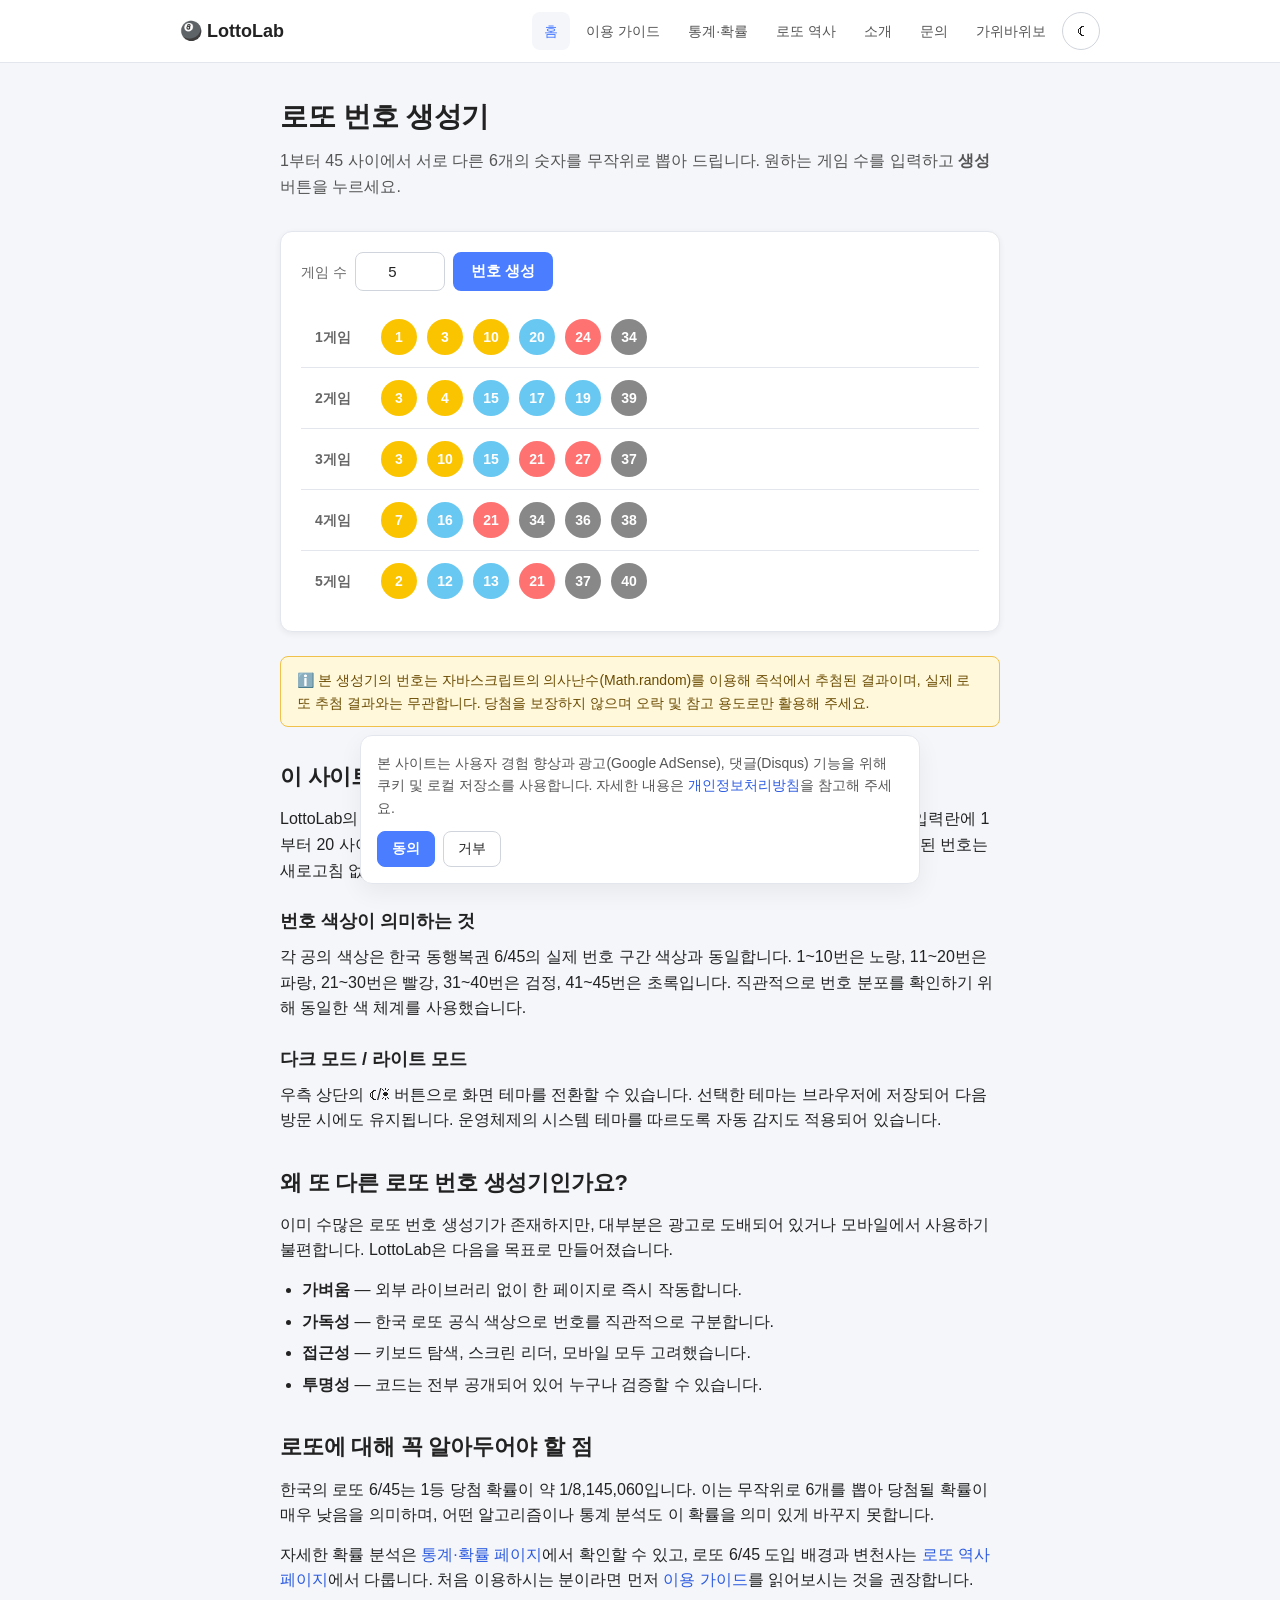
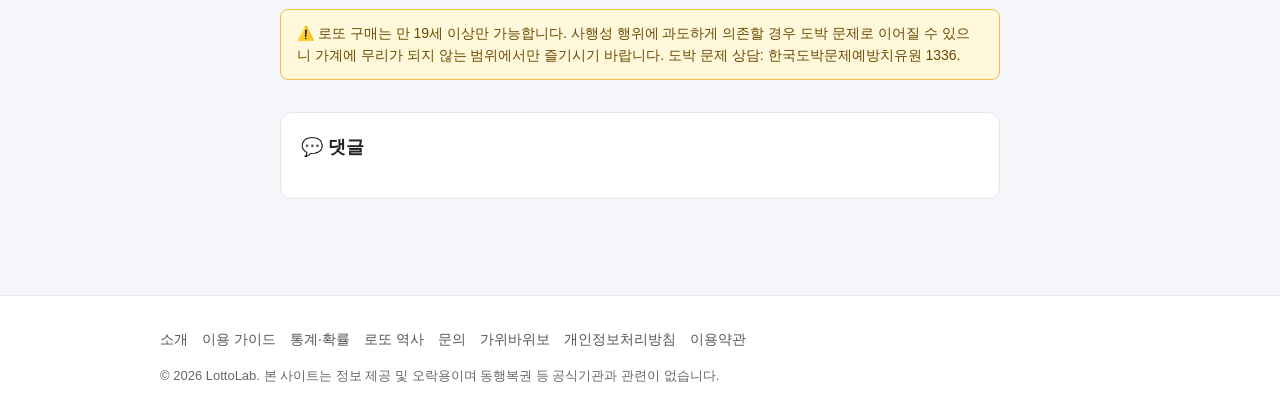
<file: index.html>
<!DOCTYPE html>
<html lang="ko">
<head>
<!-- Google tag (gtag.js) -->
<script async src="https://www.googletagmanager.com/gtag/js?id=G-F10JFKS28L"></script>
<script>
  window.dataLayer = window.dataLayer || [];
  function gtag(){dataLayer.push(arguments);}
  gtag('js', new Date());

  gtag('config', 'G-F10JFKS28L');
</script>
<meta charset="UTF-8">
<meta name="viewport" content="width=device-width, initial-scale=1">
<title>로또 번호 생성기 — 무료로 6/45 번호 추천 | LottoLab</title>
<meta name="description" content="무료로 사용할 수 있는 로또 6/45 번호 생성기. 1~45 사이에서 중복 없이 6개 번호를 무작위로 추천하고, 로또 통계·확률·이용 가이드도 함께 제공합니다.">
<meta name="keywords" content="로또 번호 생성기, 로또 6/45, 로또 자동 번호, 로또 추천, 로또 통계">
<meta name="author" content="LottoLab">
<meta name="robots" content="index, follow">
<link rel="canonical" href="https://cosmoss77.github.io/claude-builder-test/">
<link rel="icon" type="image/svg+xml" href="favicon.svg">
<link rel="stylesheet" href="style.css">
<meta property="og:type" content="website">
<meta property="og:title" content="로또 번호 생성기 — 무료 6/45 번호 추천">
<meta property="og:description" content="중복 없이 1~45 중 6개를 즉시 추천. 로또 통계와 이용 가이드까지 한 곳에서.">
<meta property="og:url" content="https://cosmoss77.github.io/claude-builder-test/">
<meta property="og:locale" content="ko_KR">
<meta name="twitter:card" content="summary">
<meta name="google-adsense-account" content="ca-pub-5837854875453456">
<script async src="https://pagead2.googlesyndication.com/pagead/js/adsbygoogle.js?client=ca-pub-5837854875453456" crossorigin="anonymous"></script>
<script type="application/ld+json">
{
  "@context": "https://schema.org",
  "@type": "WebApplication",
  "name": "LottoLab 로또 번호 생성기",
  "url": "https://cosmoss77.github.io/claude-builder-test/",
  "applicationCategory": "UtilityApplication",
  "operatingSystem": "Any",
  "description": "무료 로또 6/45 번호 생성기. 통계, 확률, 이용 가이드 제공.",
  "inLanguage": "ko",
  "offers": { "@type": "Offer", "price": "0", "priceCurrency": "KRW" }
}
</script>
</head>
<body>
<a href="#main" class="skip-link">본문 바로가기</a>

<header class="site-header">
  <div class="site-header-inner">
    <a href="index.html" class="brand">🎱 LottoLab</a>
    <button class="nav-toggle" onclick="toggleNav()" aria-label="메뉴 열기">☰</button>
    <nav class="site-nav" id="siteNav" aria-label="주요 메뉴">
      <a href="index.html">홈</a>
      <a href="guide.html">이용 가이드</a>
      <a href="statistics.html">통계·확률</a>
      <a href="history.html">로또 역사</a>
      <a href="about.html">소개</a>
      <a href="contact.html">문의</a>
      <a href="rps.html">가위바위보</a>
      <button class="theme-toggle" onclick="toggleTheme()" id="themeBtn" aria-label="테마 전환">☾</button>
    </nav>
  </div>
</header>

<main id="main">
  <h1 class="page-title">로또 번호 생성기</h1>
  <p class="page-lead">
    1부터 45 사이에서 서로 다른 6개의 숫자를 무작위로 뽑아 드립니다.
    원하는 게임 수를 입력하고 <strong>생성</strong> 버튼을 누르세요.
  </p>

  <section class="generator" aria-labelledby="genHeading">
    <h2 id="genHeading" class="visually-hidden" style="position:absolute;left:-9999px;">번호 생성</h2>
    <div class="controls">
      <label for="count">게임 수</label>
      <input id="count" type="number" value="5" min="1" max="20" aria-label="생성할 게임 수 (최대 20)">
      <button class="primary" onclick="generate()">번호 생성</button>
    </div>
    <div id="games" aria-live="polite"></div>
  </section>

  <div class="notice">
    ℹ️ 본 생성기의 번호는 자바스크립트의 의사난수(Math.random)를 이용해 즉석에서 추첨된 결과이며,
    실제 로또 추첨 결과와는 무관합니다. 당첨을 보장하지 않으며 오락 및 참고 용도로만 활용해 주세요.
  </div>

  <article>
    <h2>이 사이트의 사용법</h2>
    <p>
      LottoLab의 번호 생성기는 별도의 가입이나 결제 없이 누구나 무료로 사용할 수 있습니다.
      입력란에 1부터 20 사이의 숫자를 적고 <strong>번호 생성</strong>을 누르면 그만큼의 게임이
      한 번에 출력됩니다. 출력된 번호는 새로고침 없이도 버튼을 다시 눌러 새로 뽑을 수 있습니다.
    </p>
    <h3>번호 색상이 의미하는 것</h3>
    <p>
      각 공의 색상은 한국 동행복권 6/45의 실제 번호 구간 색상과 동일합니다.
      1~10번은 노랑, 11~20번은 파랑, 21~30번은 빨강, 31~40번은 검정, 41~45번은 초록입니다.
      직관적으로 번호 분포를 확인하기 위해 동일한 색 체계를 사용했습니다.
    </p>
    <h3>다크 모드 / 라이트 모드</h3>
    <p>
      우측 상단의 ☾/☀ 버튼으로 화면 테마를 전환할 수 있습니다.
      선택한 테마는 브라우저에 저장되어 다음 방문 시에도 유지됩니다.
      운영체제의 시스템 테마를 따르도록 자동 감지도 적용되어 있습니다.
    </p>

    <h2>왜 또 다른 로또 번호 생성기인가요?</h2>
    <p>
      이미 수많은 로또 번호 생성기가 존재하지만, 대부분은 광고로 도배되어 있거나
      모바일에서 사용하기 불편합니다. LottoLab은 다음을 목표로 만들어졌습니다.
    </p>
    <ul>
      <li><strong>가벼움</strong> — 외부 라이브러리 없이 한 페이지로 즉시 작동합니다.</li>
      <li><strong>가독성</strong> — 한국 로또 공식 색상으로 번호를 직관적으로 구분합니다.</li>
      <li><strong>접근성</strong> — 키보드 탐색, 스크린 리더, 모바일 모두 고려했습니다.</li>
      <li><strong>투명성</strong> — 코드는 전부 공개되어 있어 누구나 검증할 수 있습니다.</li>
    </ul>

    <h2>로또에 대해 꼭 알아두어야 할 점</h2>
    <p>
      한국의 로또 6/45는 1등 당첨 확률이 약 1/8,145,060입니다.
      이는 무작위로 6개를 뽑아 당첨될 확률이 매우 낮음을 의미하며,
      어떤 알고리즘이나 통계 분석도 이 확률을 의미 있게 바꾸지 못합니다.
    </p>
    <p>
      자세한 확률 분석은 <a href="statistics.html">통계·확률 페이지</a>에서 확인할 수 있고,
      로또 6/45 도입 배경과 변천사는 <a href="history.html">로또 역사 페이지</a>에서 다룹니다.
      처음 이용하시는 분이라면 먼저 <a href="guide.html">이용 가이드</a>를 읽어보시는 것을 권장합니다.
    </p>

    <div class="notice">
      ⚠️ 로또 구매는 만 19세 이상만 가능합니다. 사행성 행위에 과도하게 의존할 경우
      도박 문제로 이어질 수 있으니 가계에 무리가 되지 않는 범위에서만 즐기시기 바랍니다.
      도박 문제 상담: 한국도박문제예방치유원 1336.
    </div>
  </article>

  <section class="comments">
    <h2>💬 댓글</h2>
    <div id="disqus_thread"></div>
  </section>
</main>

<footer class="site-footer">
  <div class="site-footer-inner">
    <div class="footer-links">
      <a href="about.html">소개</a>
      <a href="guide.html">이용 가이드</a>
      <a href="statistics.html">통계·확률</a>
      <a href="history.html">로또 역사</a>
      <a href="contact.html">문의</a>
      <a href="rps.html">가위바위보</a>
      <a href="privacy.html">개인정보처리방침</a>
      <a href="terms.html">이용약관</a>
    </div>
    <div class="footer-meta">
      © 2026 LottoLab. 본 사이트는 정보 제공 및 오락용이며 동행복권 등 공식기관과 관련이 없습니다.
    </div>
  </div>
</footer>

<div class="consent" id="consentBanner" role="dialog" aria-label="쿠키 동의">
  <p>
    본 사이트는 사용자 경험 향상과 광고(Google AdSense), 댓글(Disqus) 기능을 위해 쿠키 및 로컬 저장소를 사용합니다.
    자세한 내용은 <a href="privacy.html">개인정보처리방침</a>을 참고해 주세요.
  </p>
  <div class="actions">
    <button class="primary" onclick="setConsent('accepted')">동의</button>
    <button onclick="setConsent('declined')">거부</button>
  </div>
</div>

<script src="site.js"></script>
<script>
  function generateLotto() {
    const numbers = new Set();
    while (numbers.size < 6) {
      numbers.add(Math.floor(Math.random() * 45) + 1);
    }
    return [...numbers].sort((a, b) => a - b);
  }
  function ballClass(n) {
    if (n <= 10) return 'b1';
    if (n <= 20) return 'b2';
    if (n <= 30) return 'b3';
    if (n <= 40) return 'b4';
    return 'b5';
  }
  function generate() {
    const input = document.getElementById('count');
    let count = parseInt(input.value, 10);
    if (isNaN(count) || count < 1) count = 1;
    if (count > 20) count = 20;
    input.value = count;
    const container = document.getElementById('games');
    container.innerHTML = '';
    for (let i = 1; i <= count; i++) {
      const game = document.createElement('div');
      game.className = 'game';
      game.innerHTML = `<span class="label">${i}게임</span>` +
        generateLotto().map(n =>
          `<div class="ball ${ballClass(n)}" aria-label="번호 ${n}">${n}</div>`
        ).join('');
      container.appendChild(game);
    }
  }
  generate();
</script>

<script>
  var disqus_config = function () {
    this.page.url = 'https://cosmoss77.github.io/claude-builder-test/';
    this.page.identifier = 'lotto-main';
  };
  (function() {
    var d = document, s = d.createElement('script');
    s.src = 'https://productbuilder-b1lph4msxo.disqus.com/embed.js';
    s.setAttribute('data-timestamp', +new Date());
    (d.head || d.body).appendChild(s);
  })();
</script>
<noscript>댓글을 보려면 JavaScript를 활성화해 주세요. <a href="https://disqus.com/?ref_noscript">comments powered by Disqus.</a></noscript>
</body>
</html>
</file>
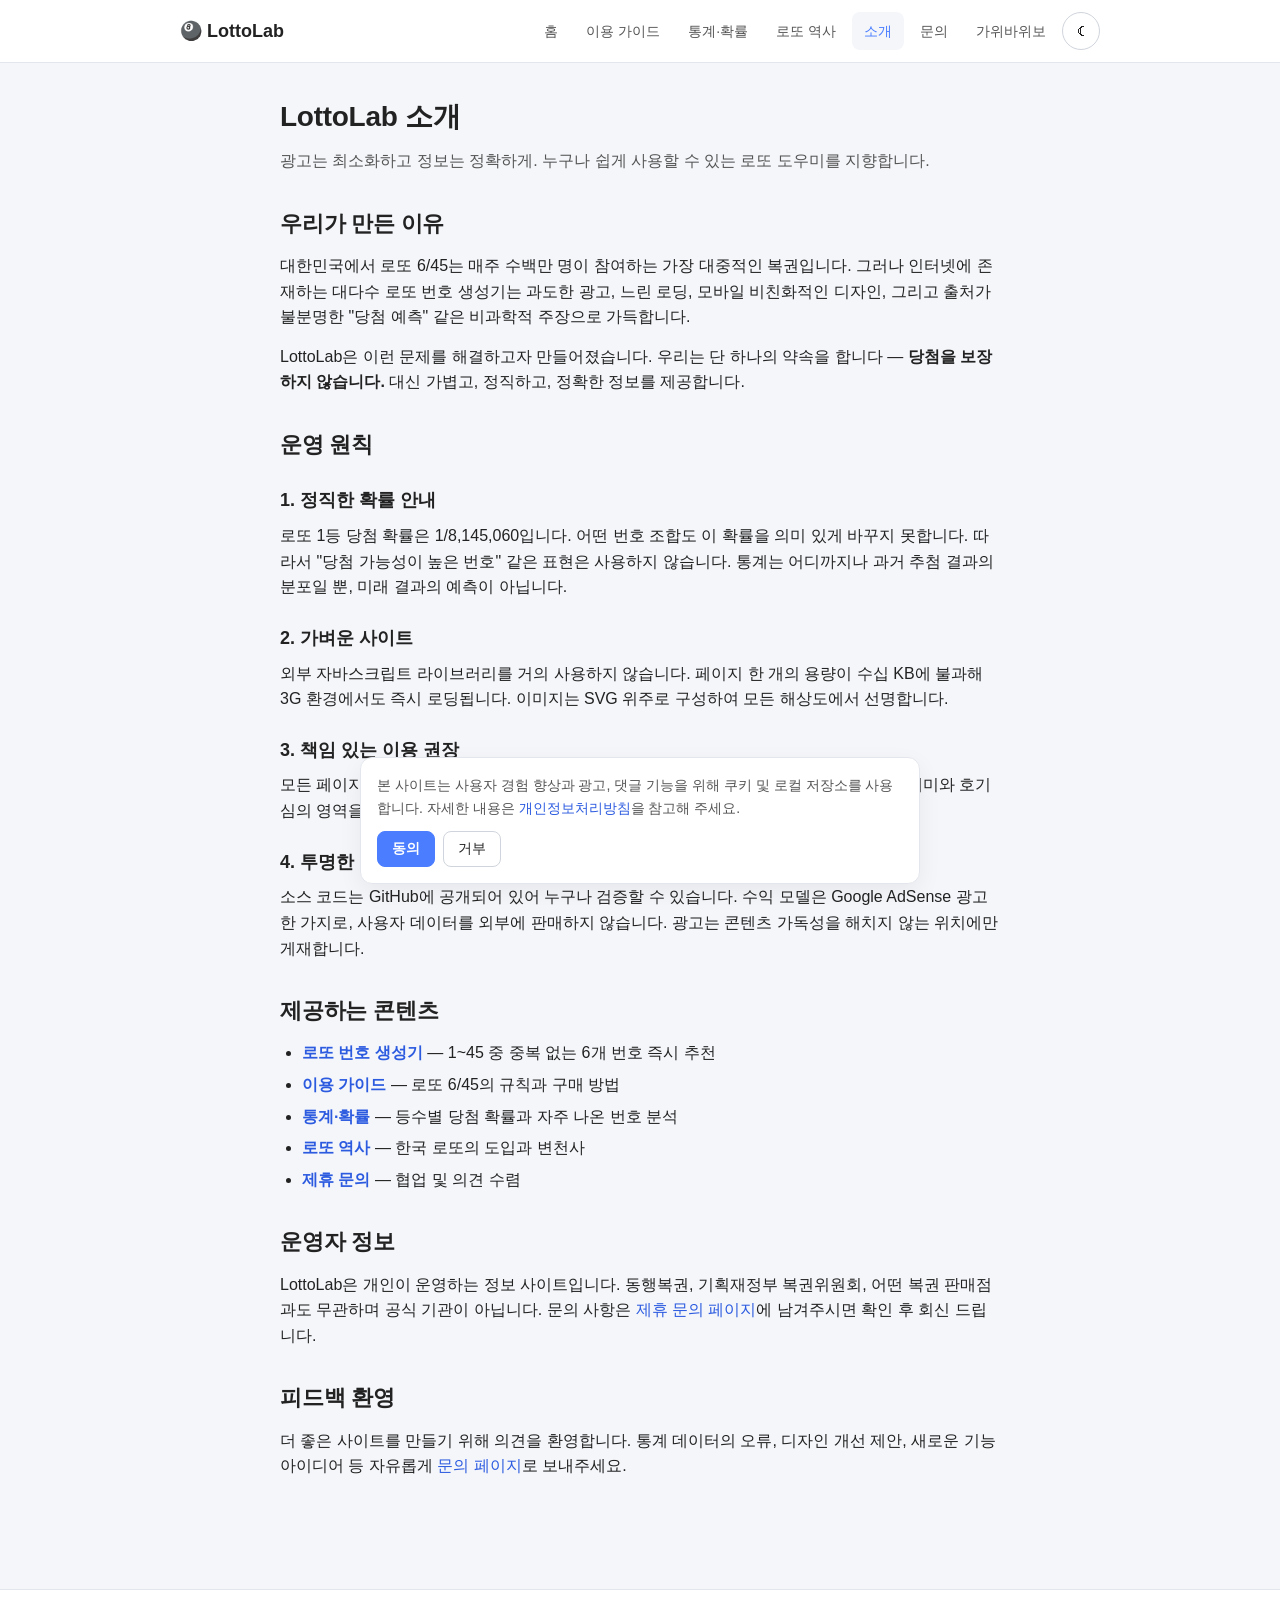
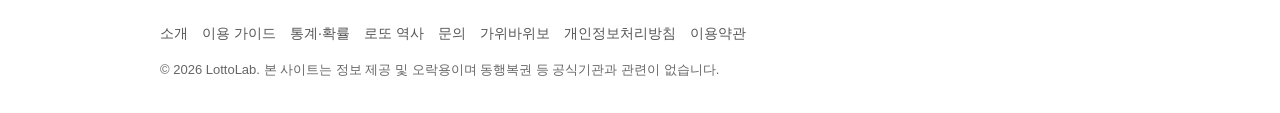
<file: about.html>
<!DOCTYPE html>
<html lang="ko">
<head>
<!-- Google tag (gtag.js) -->
<script async src="https://www.googletagmanager.com/gtag/js?id=G-F10JFKS28L"></script>
<script>
  window.dataLayer = window.dataLayer || [];
  function gtag(){dataLayer.push(arguments);}
  gtag('js', new Date());

  gtag('config', 'G-F10JFKS28L');
</script>
<meta charset="UTF-8">
<meta name="viewport" content="width=device-width, initial-scale=1">
<title>사이트 소개 | LottoLab</title>
<meta name="description" content="LottoLab은 무료 로또 6/45 번호 생성기와 로또 통계·확률 정보를 제공하는 사이트입니다. 운영 철학과 사이트 정보를 안내합니다.">
<link rel="canonical" href="https://cosmoss77.github.io/claude-builder-test/about.html">
<link rel="icon" type="image/svg+xml" href="favicon.svg">
<link rel="stylesheet" href="style.css">
<meta name="google-adsense-account" content="ca-pub-5837854875453456">
<script async src="https://pagead2.googlesyndication.com/pagead/js/adsbygoogle.js?client=ca-pub-5837854875453456" crossorigin="anonymous"></script>
</head>
<body>
<a href="#main" class="skip-link">본문 바로가기</a>

<header class="site-header">
  <div class="site-header-inner">
    <a href="index.html" class="brand">🎱 LottoLab</a>
    <button class="nav-toggle" onclick="toggleNav()" aria-label="메뉴 열기">☰</button>
    <nav class="site-nav" id="siteNav" aria-label="주요 메뉴">
      <a href="index.html">홈</a>
      <a href="guide.html">이용 가이드</a>
      <a href="statistics.html">통계·확률</a>
      <a href="history.html">로또 역사</a>
      <a href="about.html">소개</a>
      <a href="contact.html">문의</a>
      <a href="rps.html">가위바위보</a>
      <button class="theme-toggle" onclick="toggleTheme()" id="themeBtn" aria-label="테마 전환">☾</button>
    </nav>
  </div>
</header>

<main id="main">
  <h1 class="page-title">LottoLab 소개</h1>
  <p class="page-lead">광고는 최소화하고 정보는 정확하게. 누구나 쉽게 사용할 수 있는 로또 도우미를 지향합니다.</p>

  <article>
    <h2>우리가 만든 이유</h2>
    <p>
      대한민국에서 로또 6/45는 매주 수백만 명이 참여하는 가장 대중적인 복권입니다.
      그러나 인터넷에 존재하는 대다수 로또 번호 생성기는 과도한 광고, 느린 로딩,
      모바일 비친화적인 디자인, 그리고 출처가 불분명한 "당첨 예측" 같은 비과학적 주장으로 가득합니다.
    </p>
    <p>
      LottoLab은 이런 문제를 해결하고자 만들어졌습니다.
      우리는 단 하나의 약속을 합니다 — <strong>당첨을 보장하지 않습니다.</strong>
      대신 가볍고, 정직하고, 정확한 정보를 제공합니다.
    </p>

    <h2>운영 원칙</h2>
    <h3>1. 정직한 확률 안내</h3>
    <p>
      로또 1등 당첨 확률은 1/8,145,060입니다.
      어떤 번호 조합도 이 확률을 의미 있게 바꾸지 못합니다.
      따라서 "당첨 가능성이 높은 번호" 같은 표현은 사용하지 않습니다.
      통계는 어디까지나 과거 추첨 결과의 분포일 뿐, 미래 결과의 예측이 아닙니다.
    </p>

    <h3>2. 가벼운 사이트</h3>
    <p>
      외부 자바스크립트 라이브러리를 거의 사용하지 않습니다.
      페이지 한 개의 용량이 수십 KB에 불과해 3G 환경에서도 즉시 로딩됩니다.
      이미지는 SVG 위주로 구성하여 모든 해상도에서 선명합니다.
    </p>

    <h3>3. 책임 있는 이용 권장</h3>
    <p>
      모든 페이지에 만 19세 이상 이용 가능 안내, 도박 문제 상담 연락처(1336)를 노출합니다.
      재미와 호기심의 영역을 넘어 일상에 지장을 주는 사용은 권장하지 않습니다.
    </p>

    <h3>4. 투명한 운영</h3>
    <p>
      소스 코드는 GitHub에 공개되어 있어 누구나 검증할 수 있습니다.
      수익 모델은 Google AdSense 광고 한 가지로, 사용자 데이터를 외부에 판매하지 않습니다.
      광고는 콘텐츠 가독성을 해치지 않는 위치에만 게재합니다.
    </p>

    <h2>제공하는 콘텐츠</h2>
    <ul>
      <li><strong><a href="index.html">로또 번호 생성기</a></strong> — 1~45 중 중복 없는 6개 번호 즉시 추천</li>
      <li><strong><a href="guide.html">이용 가이드</a></strong> — 로또 6/45의 규칙과 구매 방법</li>
      <li><strong><a href="statistics.html">통계·확률</a></strong> — 등수별 당첨 확률과 자주 나온 번호 분석</li>
      <li><strong><a href="history.html">로또 역사</a></strong> — 한국 로또의 도입과 변천사</li>
      <li><strong><a href="contact.html">제휴 문의</a></strong> — 협업 및 의견 수렴</li>
    </ul>

    <h2>운영자 정보</h2>
    <p>
      LottoLab은 개인이 운영하는 정보 사이트입니다.
      동행복권, 기획재정부 복권위원회, 어떤 복권 판매점과도 무관하며 공식 기관이 아닙니다.
      문의 사항은 <a href="contact.html">제휴 문의 페이지</a>에 남겨주시면 확인 후 회신 드립니다.
    </p>

    <h2>피드백 환영</h2>
    <p>
      더 좋은 사이트를 만들기 위해 의견을 환영합니다.
      통계 데이터의 오류, 디자인 개선 제안, 새로운 기능 아이디어 등
      자유롭게 <a href="contact.html">문의 페이지</a>로 보내주세요.
    </p>
  </article>
</main>

<footer class="site-footer">
  <div class="site-footer-inner">
    <div class="footer-links">
      <a href="about.html">소개</a>
      <a href="guide.html">이용 가이드</a>
      <a href="statistics.html">통계·확률</a>
      <a href="history.html">로또 역사</a>
      <a href="contact.html">문의</a>
      <a href="rps.html">가위바위보</a>
      <a href="privacy.html">개인정보처리방침</a>
      <a href="terms.html">이용약관</a>
    </div>
    <div class="footer-meta">
      © 2026 LottoLab. 본 사이트는 정보 제공 및 오락용이며 동행복권 등 공식기관과 관련이 없습니다.
    </div>
  </div>
</footer>

<div class="consent" id="consentBanner" role="dialog" aria-label="쿠키 동의">
  <p>본 사이트는 사용자 경험 향상과 광고, 댓글 기능을 위해 쿠키 및 로컬 저장소를 사용합니다.
    자세한 내용은 <a href="privacy.html">개인정보처리방침</a>을 참고해 주세요.</p>
  <div class="actions">
    <button class="primary" onclick="setConsent('accepted')">동의</button>
    <button onclick="setConsent('declined')">거부</button>
  </div>
</div>

<script src="site.js"></script>
</body>
</html>
</file>
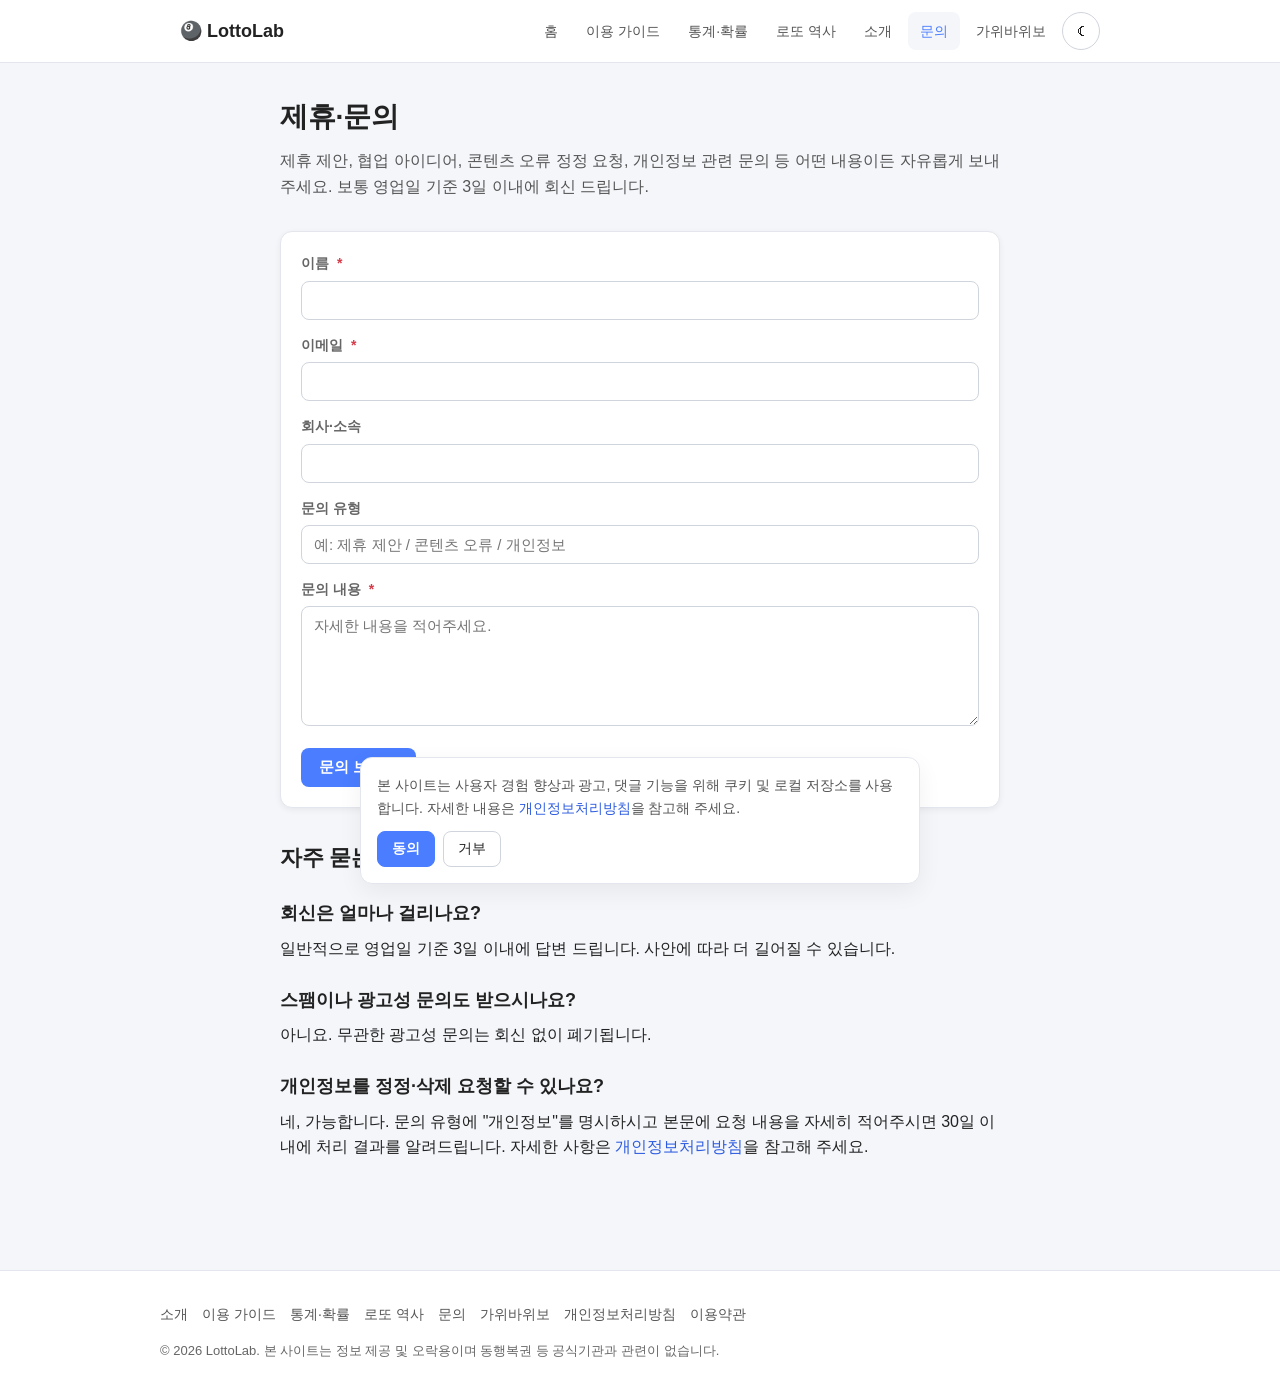
<file: contact.html>
<!DOCTYPE html>
<html lang="ko">
<head>
<!-- Google tag (gtag.js) -->
<script async src="https://www.googletagmanager.com/gtag/js?id=G-F10JFKS28L"></script>
<script>
  window.dataLayer = window.dataLayer || [];
  function gtag(){dataLayer.push(arguments);}
  gtag('js', new Date());

  gtag('config', 'G-F10JFKS28L');
</script>
<meta charset="UTF-8">
<meta name="viewport" content="width=device-width, initial-scale=1">
<title>제휴·문의 | LottoLab</title>
<meta name="description" content="LottoLab에 대한 제휴, 협업, 콘텐츠 정정 요청 등 모든 문의를 보내실 수 있는 페이지입니다. 빠른 시일 내에 답변 드리겠습니다.">
<link rel="canonical" href="https://cosmoss77.github.io/claude-builder-test/contact.html">
<link rel="icon" type="image/svg+xml" href="favicon.svg">
<link rel="stylesheet" href="style.css">
<meta name="google-adsense-account" content="ca-pub-5837854875453456">
<script async src="https://pagead2.googlesyndication.com/pagead/js/adsbygoogle.js?client=ca-pub-5837854875453456" crossorigin="anonymous"></script>
</head>
<body>
<a href="#main" class="skip-link">본문 바로가기</a>

<header class="site-header">
  <div class="site-header-inner">
    <a href="index.html" class="brand">🎱 LottoLab</a>
    <button class="nav-toggle" onclick="toggleNav()" aria-label="메뉴 열기">☰</button>
    <nav class="site-nav" id="siteNav" aria-label="주요 메뉴">
      <a href="index.html">홈</a>
      <a href="guide.html">이용 가이드</a>
      <a href="statistics.html">통계·확률</a>
      <a href="history.html">로또 역사</a>
      <a href="about.html">소개</a>
      <a href="contact.html">문의</a>
      <a href="rps.html">가위바위보</a>
      <button class="theme-toggle" onclick="toggleTheme()" id="themeBtn" aria-label="테마 전환">☾</button>
    </nav>
  </div>
</header>

<main id="main">
  <h1 class="page-title">제휴·문의</h1>
  <p class="page-lead">
    제휴 제안, 협업 아이디어, 콘텐츠 오류 정정 요청, 개인정보 관련 문의 등
    어떤 내용이든 자유롭게 보내주세요. 보통 영업일 기준 3일 이내에 회신 드립니다.
  </p>

  <form id="contactForm" action="https://formspree.io/f/xkokyagy" method="POST" class="card">
    <div class="field">
      <label for="name" class="block">이름 <span class="required">*</span></label>
      <input id="name" name="name" type="text" required>
    </div>
    <div class="field">
      <label for="email" class="block">이메일 <span class="required">*</span></label>
      <input id="email" name="email" type="email" required>
    </div>
    <div class="field">
      <label for="company" class="block">회사·소속</label>
      <input id="company" name="company" type="text">
    </div>
    <div class="field">
      <label for="subject" class="block">문의 유형</label>
      <input id="subject" name="subject" type="text" placeholder="예: 제휴 제안 / 콘텐츠 오류 / 개인정보">
    </div>
    <div class="field">
      <label for="message" class="block">문의 내용 <span class="required">*</span></label>
      <textarea id="message" name="message" required placeholder="자세한 내용을 적어주세요."></textarea>
    </div>
    <div class="status" id="status" role="status" aria-live="polite"></div>
    <button type="submit" class="primary" id="submitBtn">문의 보내기</button>
  </form>

  <article style="margin-top: 32px;">
    <h2>자주 묻는 질문</h2>
    <h3>회신은 얼마나 걸리나요?</h3>
    <p>일반적으로 영업일 기준 3일 이내에 답변 드립니다. 사안에 따라 더 길어질 수 있습니다.</p>

    <h3>스팸이나 광고성 문의도 받으시나요?</h3>
    <p>아니요. 무관한 광고성 문의는 회신 없이 폐기됩니다.</p>

    <h3>개인정보를 정정·삭제 요청할 수 있나요?</h3>
    <p>
      네, 가능합니다. 문의 유형에 "개인정보"를 명시하시고 본문에 요청 내용을 자세히 적어주시면
      30일 이내에 처리 결과를 알려드립니다.
      자세한 사항은 <a href="privacy.html">개인정보처리방침</a>을 참고해 주세요.
    </p>
  </article>
</main>

<footer class="site-footer">
  <div class="site-footer-inner">
    <div class="footer-links">
      <a href="about.html">소개</a>
      <a href="guide.html">이용 가이드</a>
      <a href="statistics.html">통계·확률</a>
      <a href="history.html">로또 역사</a>
      <a href="contact.html">문의</a>
      <a href="rps.html">가위바위보</a>
      <a href="privacy.html">개인정보처리방침</a>
      <a href="terms.html">이용약관</a>
    </div>
    <div class="footer-meta">
      © 2026 LottoLab. 본 사이트는 정보 제공 및 오락용이며 동행복권 등 공식기관과 관련이 없습니다.
    </div>
  </div>
</footer>

<div class="consent" id="consentBanner" role="dialog" aria-label="쿠키 동의">
  <p>본 사이트는 사용자 경험 향상과 광고, 댓글 기능을 위해 쿠키 및 로컬 저장소를 사용합니다.
    자세한 내용은 <a href="privacy.html">개인정보처리방침</a>을 참고해 주세요.</p>
  <div class="actions">
    <button class="primary" onclick="setConsent('accepted')">동의</button>
    <button onclick="setConsent('declined')">거부</button>
  </div>
</div>

<script src="site.js"></script>
<script>
  const form = document.getElementById('contactForm');
  const status = document.getElementById('status');
  const submitBtn = document.getElementById('submitBtn');

  form.addEventListener('submit', async (e) => {
    e.preventDefault();
    status.className = 'status';
    submitBtn.disabled = true;
    submitBtn.textContent = '전송 중...';

    try {
      const response = await fetch(form.action, {
        method: 'POST',
        body: new FormData(form),
        headers: { Accept: 'application/json' }
      });
      if (response.ok) {
        status.textContent = '✓ 문의가 접수되었습니다. 감사합니다!';
        status.className = 'status show success';
        form.reset();
      } else {
        const data = await response.json().catch(() => ({}));
        const msg = data.errors?.map(e => e.message).join(', ') || '전송에 실패했습니다.';
        status.textContent = '✗ ' + msg;
        status.className = 'status show error';
      }
    } catch (err) {
      status.textContent = '✗ 네트워크 오류가 발생했습니다.';
      status.className = 'status show error';
    } finally {
      submitBtn.disabled = false;
      submitBtn.textContent = '문의 보내기';
    }
  });
</script>
</body>
</html>
</file>
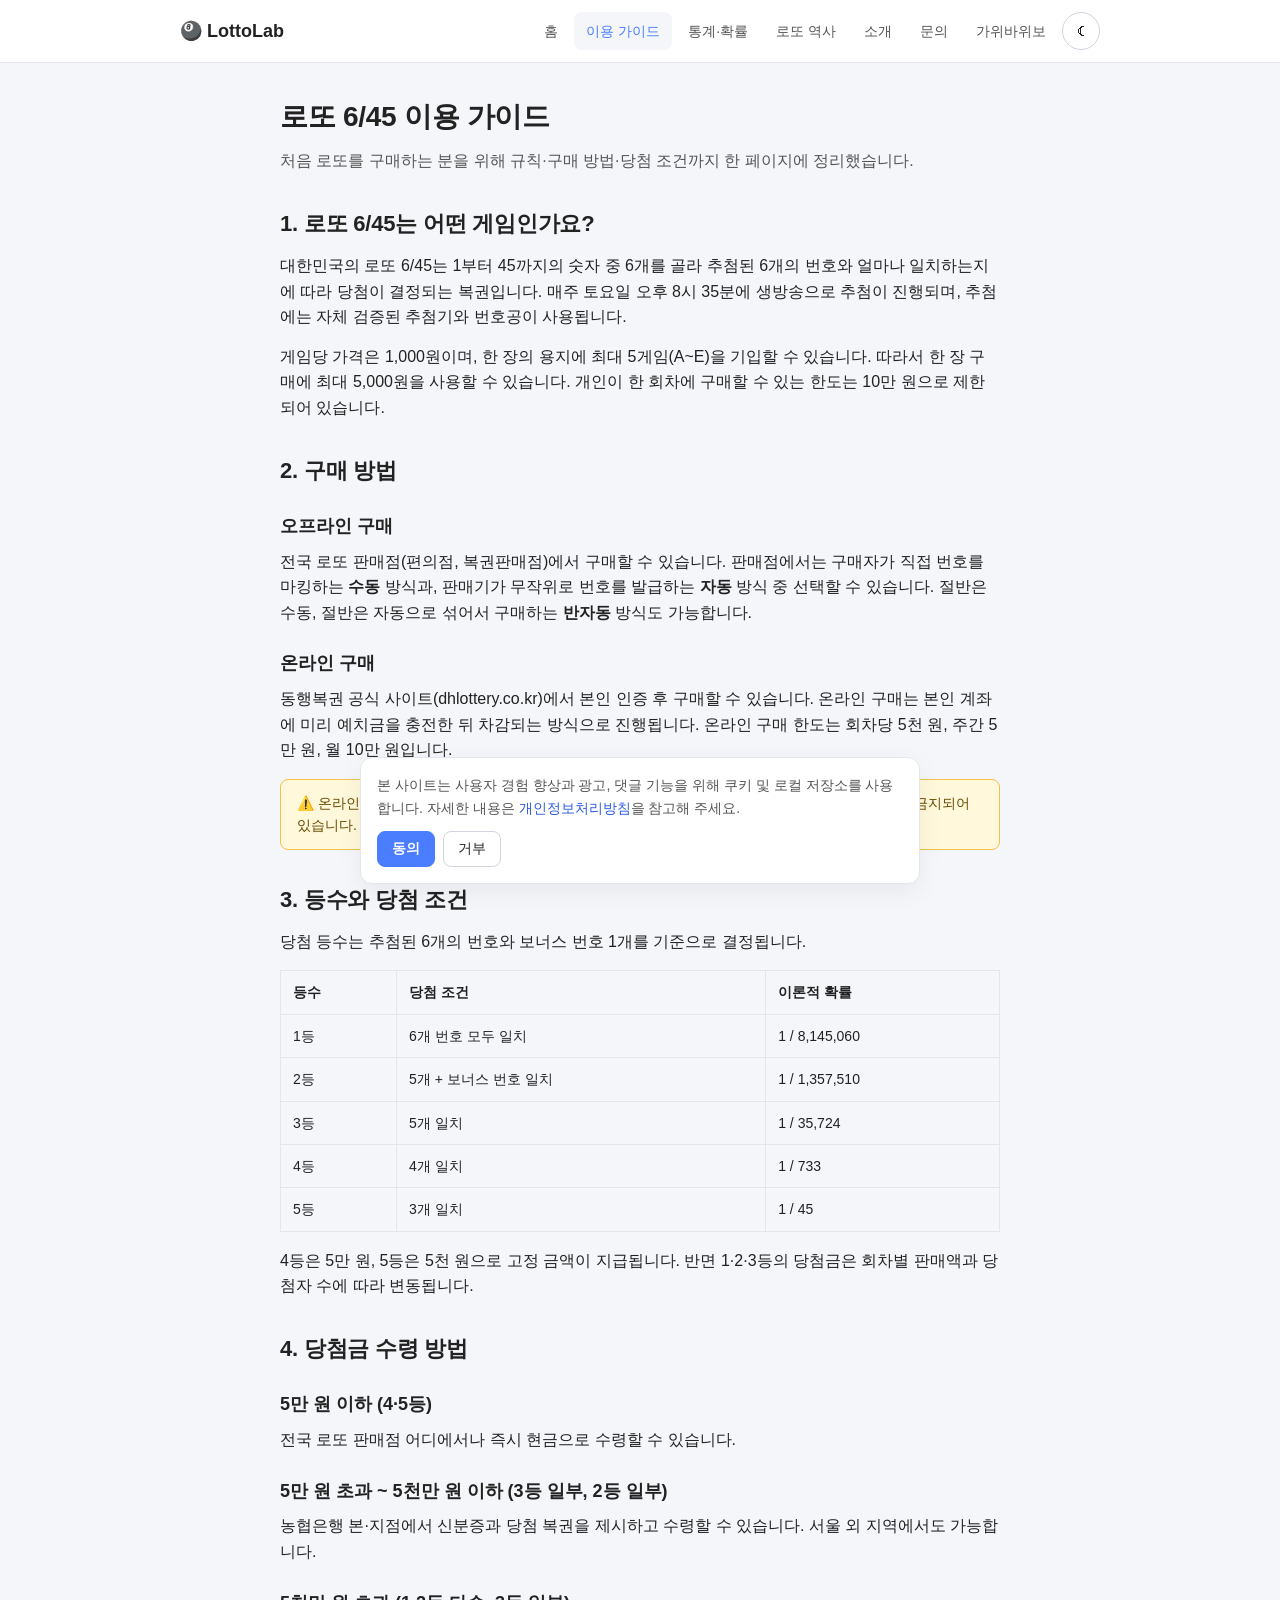
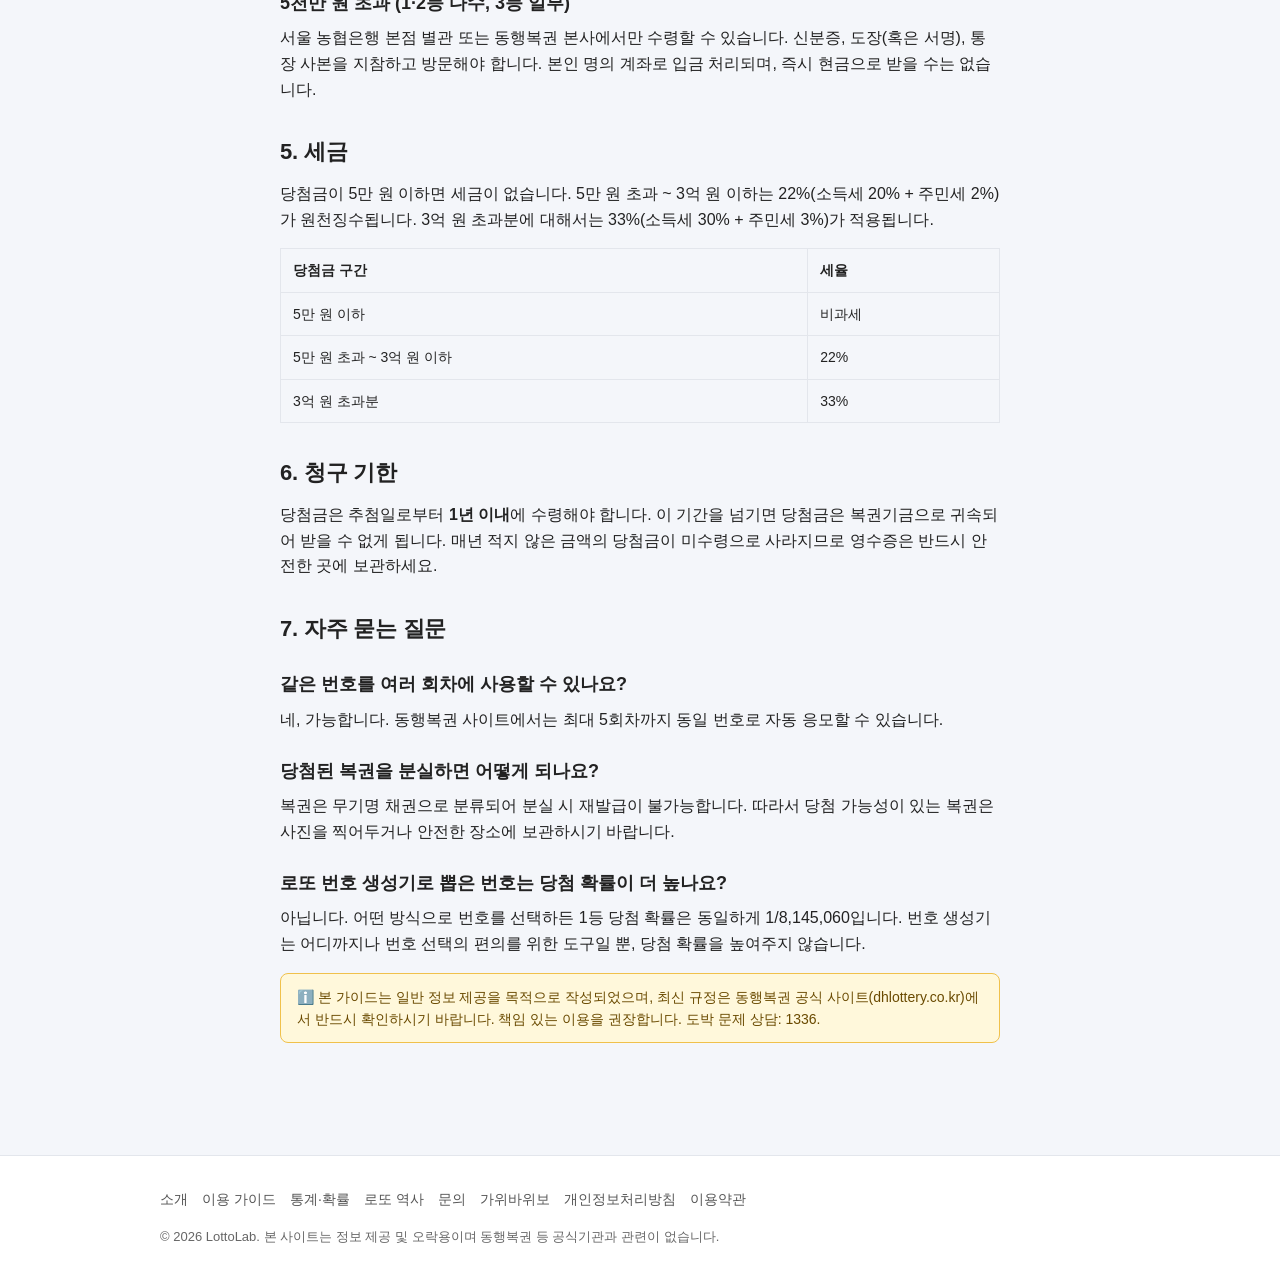
<file: guide.html>
<!DOCTYPE html>
<html lang="ko">
<head>
<!-- Google tag (gtag.js) -->
<script async src="https://www.googletagmanager.com/gtag/js?id=G-F10JFKS28L"></script>
<script>
  window.dataLayer = window.dataLayer || [];
  function gtag(){dataLayer.push(arguments);}
  gtag('js', new Date());

  gtag('config', 'G-F10JFKS28L');
</script>
<meta charset="UTF-8">
<meta name="viewport" content="width=device-width, initial-scale=1">
<title>로또 6/45 이용 가이드 — 규칙·구매 방법·당첨금 | LottoLab</title>
<meta name="description" content="로또 6/45의 기본 규칙, 구매 방법, 등수별 당첨 조건, 당첨금 수령 절차까지 처음 이용하는 분을 위한 친절한 가이드를 정리했습니다.">
<meta name="keywords" content="로또 가이드, 로또 6/45 규칙, 로또 구매 방법, 로또 당첨금">
<link rel="canonical" href="https://cosmoss77.github.io/claude-builder-test/guide.html">
<link rel="icon" type="image/svg+xml" href="favicon.svg">
<link rel="stylesheet" href="style.css">
<meta name="google-adsense-account" content="ca-pub-5837854875453456">
<script async src="https://pagead2.googlesyndication.com/pagead/js/adsbygoogle.js?client=ca-pub-5837854875453456" crossorigin="anonymous"></script>
</head>
<body>
<a href="#main" class="skip-link">본문 바로가기</a>

<header class="site-header">
  <div class="site-header-inner">
    <a href="index.html" class="brand">🎱 LottoLab</a>
    <button class="nav-toggle" onclick="toggleNav()" aria-label="메뉴 열기">☰</button>
    <nav class="site-nav" id="siteNav" aria-label="주요 메뉴">
      <a href="index.html">홈</a>
      <a href="guide.html">이용 가이드</a>
      <a href="statistics.html">통계·확률</a>
      <a href="history.html">로또 역사</a>
      <a href="about.html">소개</a>
      <a href="contact.html">문의</a>
      <a href="rps.html">가위바위보</a>
      <button class="theme-toggle" onclick="toggleTheme()" id="themeBtn" aria-label="테마 전환">☾</button>
    </nav>
  </div>
</header>

<main id="main">
  <h1 class="page-title">로또 6/45 이용 가이드</h1>
  <p class="page-lead">처음 로또를 구매하는 분을 위해 규칙·구매 방법·당첨 조건까지 한 페이지에 정리했습니다.</p>

  <article>
    <h2>1. 로또 6/45는 어떤 게임인가요?</h2>
    <p>
      대한민국의 로또 6/45는 1부터 45까지의 숫자 중 6개를 골라 추첨된 6개의 번호와
      얼마나 일치하는지에 따라 당첨이 결정되는 복권입니다.
      매주 토요일 오후 8시 35분에 생방송으로 추첨이 진행되며,
      추첨에는 자체 검증된 추첨기와 번호공이 사용됩니다.
    </p>
    <p>
      게임당 가격은 1,000원이며, 한 장의 용지에 최대 5게임(A~E)을 기입할 수 있습니다.
      따라서 한 장 구매에 최대 5,000원을 사용할 수 있습니다.
      개인이 한 회차에 구매할 수 있는 한도는 10만 원으로 제한되어 있습니다.
    </p>

    <h2>2. 구매 방법</h2>
    <h3>오프라인 구매</h3>
    <p>
      전국 로또 판매점(편의점, 복권판매점)에서 구매할 수 있습니다.
      판매점에서는 구매자가 직접 번호를 마킹하는 <strong>수동</strong> 방식과,
      판매기가 무작위로 번호를 발급하는 <strong>자동</strong> 방식 중 선택할 수 있습니다.
      절반은 수동, 절반은 자동으로 섞어서 구매하는 <strong>반자동</strong> 방식도 가능합니다.
    </p>

    <h3>온라인 구매</h3>
    <p>
      동행복권 공식 사이트(dhlottery.co.kr)에서 본인 인증 후 구매할 수 있습니다.
      온라인 구매는 본인 계좌에 미리 예치금을 충전한 뒤 차감되는 방식으로 진행됩니다.
      온라인 구매 한도는 회차당 5천 원, 주간 5만 원, 월 10만 원입니다.
    </p>
    <div class="notice">
      ⚠️ 온라인 구매는 만 19세 이상 본인 인증 후에만 가능합니다.
      대리 구매, 미성년자 구매는 법적으로 금지되어 있습니다.
    </div>

    <h2>3. 등수와 당첨 조건</h2>
    <p>당첨 등수는 추첨된 6개의 번호와 보너스 번호 1개를 기준으로 결정됩니다.</p>
    <table>
      <thead>
        <tr><th>등수</th><th>당첨 조건</th><th>이론적 확률</th></tr>
      </thead>
      <tbody>
        <tr><td>1등</td><td>6개 번호 모두 일치</td><td>1 / 8,145,060</td></tr>
        <tr><td>2등</td><td>5개 + 보너스 번호 일치</td><td>1 / 1,357,510</td></tr>
        <tr><td>3등</td><td>5개 일치</td><td>1 / 35,724</td></tr>
        <tr><td>4등</td><td>4개 일치</td><td>1 / 733</td></tr>
        <tr><td>5등</td><td>3개 일치</td><td>1 / 45</td></tr>
      </tbody>
    </table>
    <p>
      4등은 5만 원, 5등은 5천 원으로 고정 금액이 지급됩니다.
      반면 1·2·3등의 당첨금은 회차별 판매액과 당첨자 수에 따라 변동됩니다.
    </p>

    <h2>4. 당첨금 수령 방법</h2>
    <h3>5만 원 이하 (4·5등)</h3>
    <p>전국 로또 판매점 어디에서나 즉시 현금으로 수령할 수 있습니다.</p>

    <h3>5만 원 초과 ~ 5천만 원 이하 (3등 일부, 2등 일부)</h3>
    <p>
      농협은행 본·지점에서 신분증과 당첨 복권을 제시하고 수령할 수 있습니다.
      서울 외 지역에서도 가능합니다.
    </p>

    <h3>5천만 원 초과 (1·2등 다수, 3등 일부)</h3>
    <p>
      서울 농협은행 본점 별관 또는 동행복권 본사에서만 수령할 수 있습니다.
      신분증, 도장(혹은 서명), 통장 사본을 지참하고 방문해야 합니다.
      본인 명의 계좌로 입금 처리되며, 즉시 현금으로 받을 수는 없습니다.
    </p>

    <h2>5. 세금</h2>
    <p>
      당첨금이 5만 원 이하면 세금이 없습니다.
      5만 원 초과 ~ 3억 원 이하는 22%(소득세 20% + 주민세 2%)가 원천징수됩니다.
      3억 원 초과분에 대해서는 33%(소득세 30% + 주민세 3%)가 적용됩니다.
    </p>
    <table>
      <thead>
        <tr><th>당첨금 구간</th><th>세율</th></tr>
      </thead>
      <tbody>
        <tr><td>5만 원 이하</td><td>비과세</td></tr>
        <tr><td>5만 원 초과 ~ 3억 원 이하</td><td>22%</td></tr>
        <tr><td>3억 원 초과분</td><td>33%</td></tr>
      </tbody>
    </table>

    <h2>6. 청구 기한</h2>
    <p>
      당첨금은 추첨일로부터 <strong>1년 이내</strong>에 수령해야 합니다.
      이 기간을 넘기면 당첨금은 복권기금으로 귀속되어 받을 수 없게 됩니다.
      매년 적지 않은 금액의 당첨금이 미수령으로 사라지므로 영수증은 반드시 안전한 곳에 보관하세요.
    </p>

    <h2>7. 자주 묻는 질문</h2>
    <h3>같은 번호를 여러 회차에 사용할 수 있나요?</h3>
    <p>네, 가능합니다. 동행복권 사이트에서는 최대 5회차까지 동일 번호로 자동 응모할 수 있습니다.</p>

    <h3>당첨된 복권을 분실하면 어떻게 되나요?</h3>
    <p>
      복권은 무기명 채권으로 분류되어 분실 시 재발급이 불가능합니다.
      따라서 당첨 가능성이 있는 복권은 사진을 찍어두거나 안전한 장소에 보관하시기 바랍니다.
    </p>

    <h3>로또 번호 생성기로 뽑은 번호는 당첨 확률이 더 높나요?</h3>
    <p>
      아닙니다. 어떤 방식으로 번호를 선택하든 1등 당첨 확률은 동일하게 1/8,145,060입니다.
      번호 생성기는 어디까지나 번호 선택의 편의를 위한 도구일 뿐,
      당첨 확률을 높여주지 않습니다.
    </p>

    <div class="notice">
      ℹ️ 본 가이드는 일반 정보 제공을 목적으로 작성되었으며, 최신 규정은 동행복권 공식 사이트(dhlottery.co.kr)에서
      반드시 확인하시기 바랍니다. 책임 있는 이용을 권장합니다. 도박 문제 상담: 1336.
    </div>
  </article>
</main>

<footer class="site-footer">
  <div class="site-footer-inner">
    <div class="footer-links">
      <a href="about.html">소개</a>
      <a href="guide.html">이용 가이드</a>
      <a href="statistics.html">통계·확률</a>
      <a href="history.html">로또 역사</a>
      <a href="contact.html">문의</a>
      <a href="rps.html">가위바위보</a>
      <a href="privacy.html">개인정보처리방침</a>
      <a href="terms.html">이용약관</a>
    </div>
    <div class="footer-meta">
      © 2026 LottoLab. 본 사이트는 정보 제공 및 오락용이며 동행복권 등 공식기관과 관련이 없습니다.
    </div>
  </div>
</footer>

<div class="consent" id="consentBanner" role="dialog" aria-label="쿠키 동의">
  <p>본 사이트는 사용자 경험 향상과 광고, 댓글 기능을 위해 쿠키 및 로컬 저장소를 사용합니다.
    자세한 내용은 <a href="privacy.html">개인정보처리방침</a>을 참고해 주세요.</p>
  <div class="actions">
    <button class="primary" onclick="setConsent('accepted')">동의</button>
    <button onclick="setConsent('declined')">거부</button>
  </div>
</div>

<script src="site.js"></script>
</body>
</html>
</file>
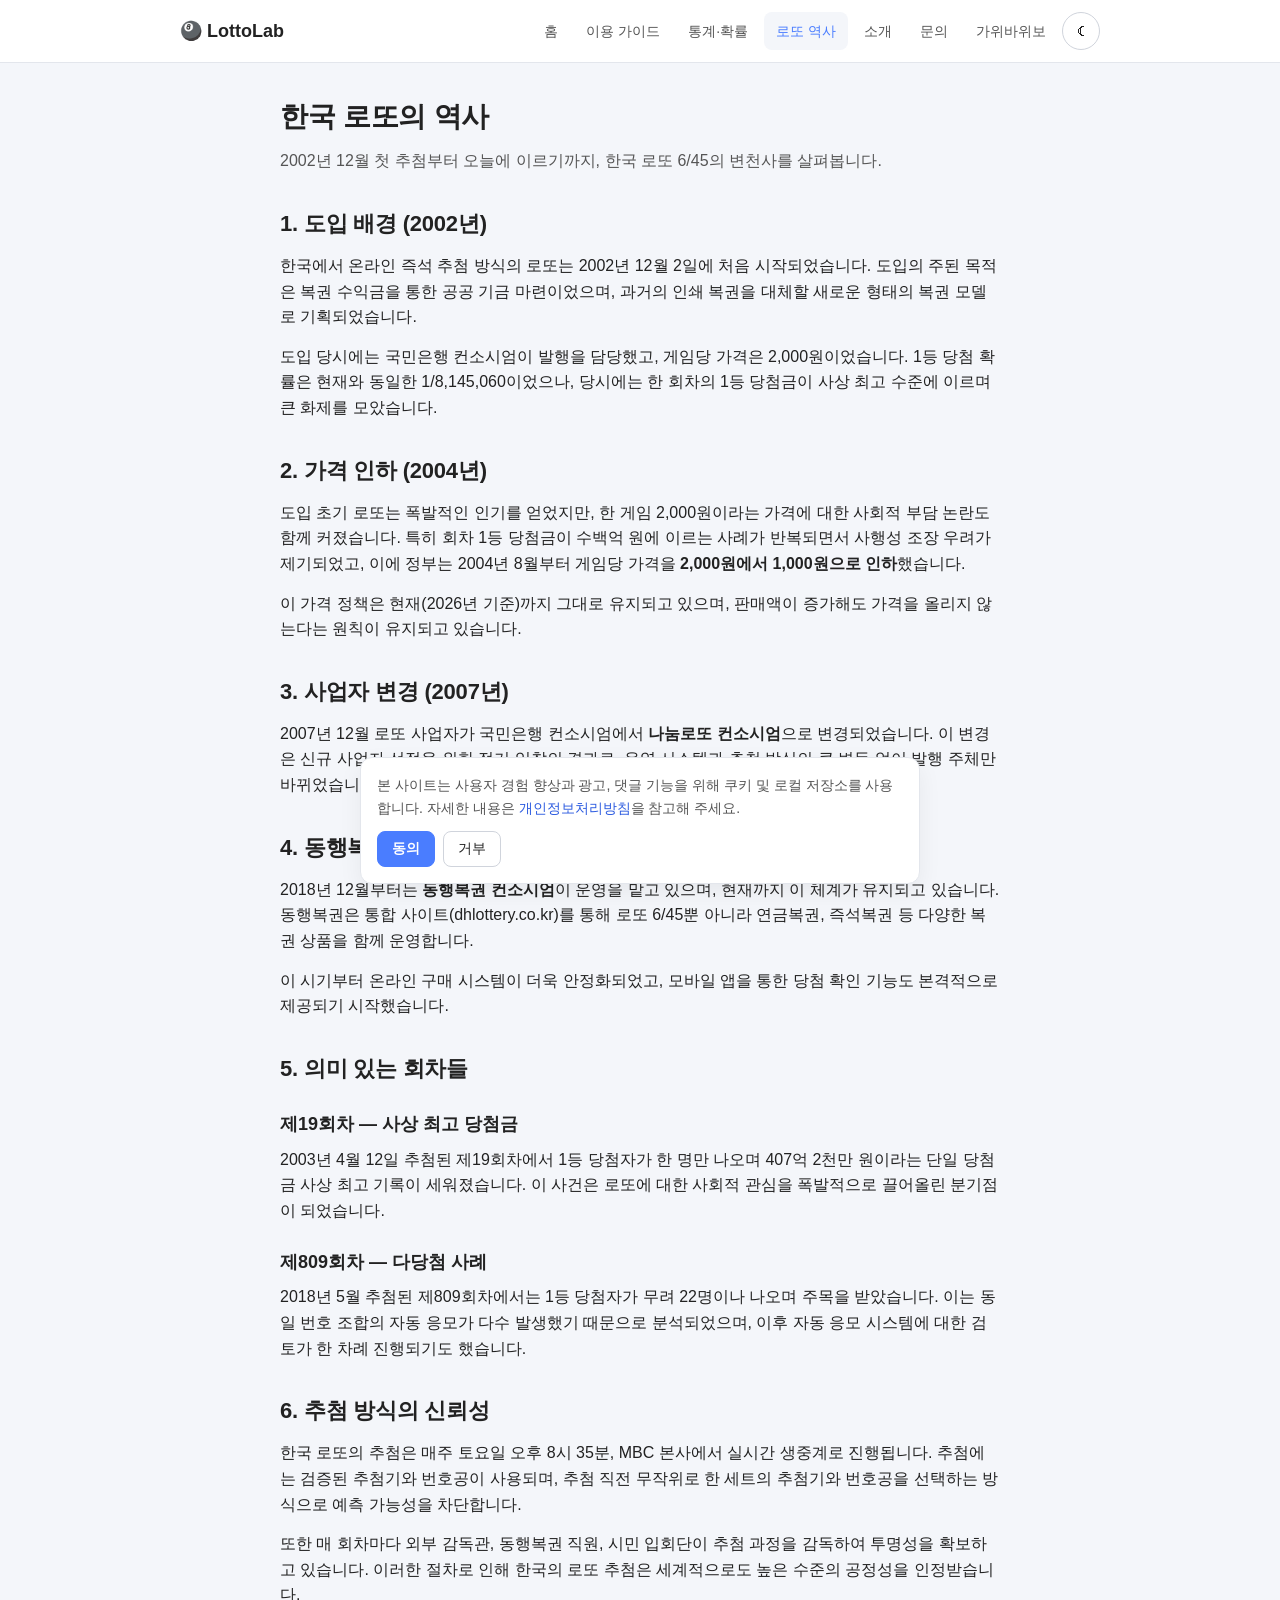
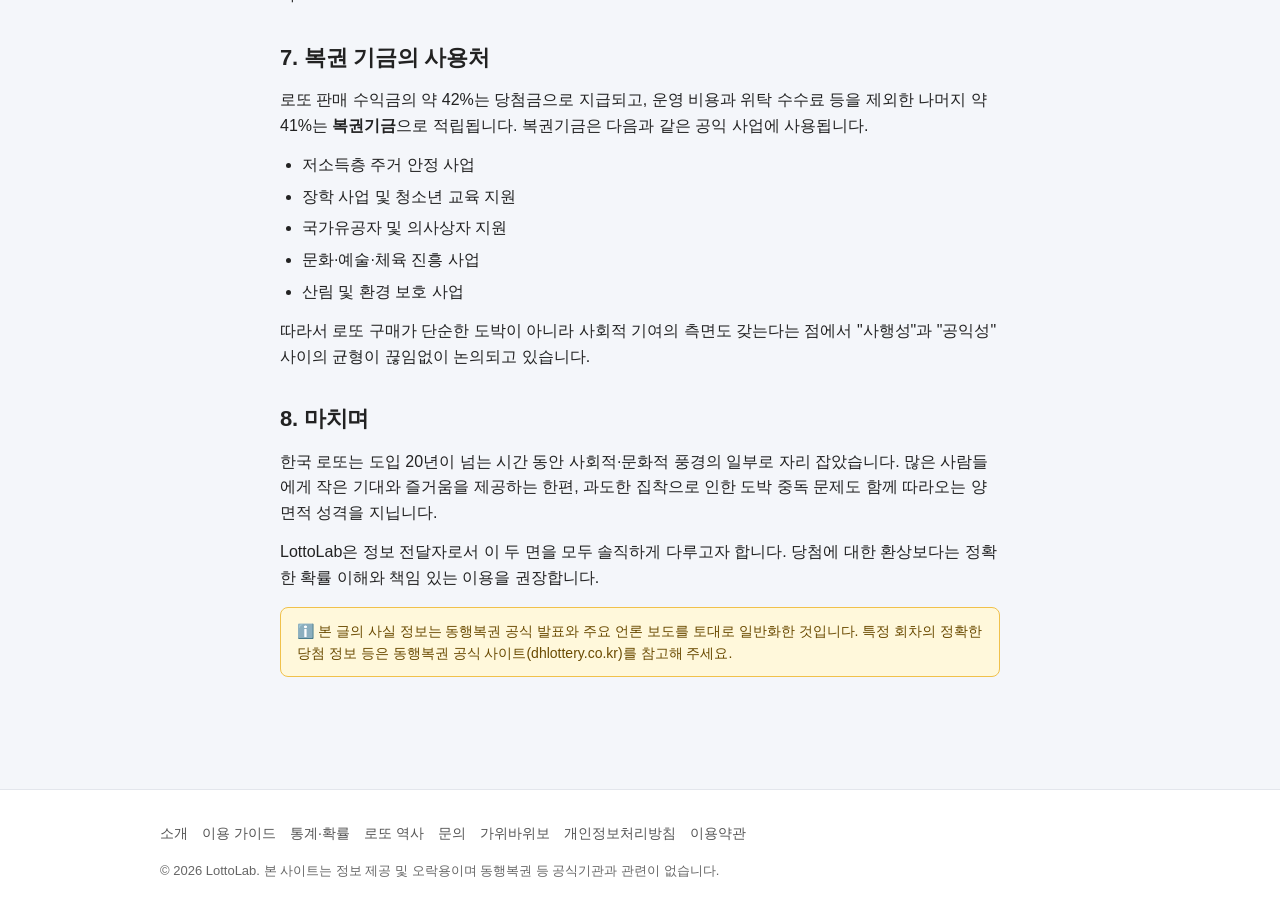
<file: history.html>
<!DOCTYPE html>
<html lang="ko">
<head>
<!-- Google tag (gtag.js) -->
<script async src="https://www.googletagmanager.com/gtag/js?id=G-F10JFKS28L"></script>
<script>
  window.dataLayer = window.dataLayer || [];
  function gtag(){dataLayer.push(arguments);}
  gtag('js', new Date());

  gtag('config', 'G-F10JFKS28L');
</script>
<meta charset="UTF-8">
<meta name="viewport" content="width=device-width, initial-scale=1">
<title>한국 로또의 역사 — 도입부터 현재까지 | LottoLab</title>
<meta name="description" content="2002년 로또 6/45가 한국에 도입된 배경과 그동안의 변천사, 주요 회차의 의미 있는 사건들을 시간 순으로 정리했습니다.">
<meta name="keywords" content="로또 역사, 한국 로또 도입, 로또 6/45 역사, 동행복권">
<link rel="canonical" href="https://cosmoss77.github.io/claude-builder-test/history.html">
<link rel="icon" type="image/svg+xml" href="favicon.svg">
<link rel="stylesheet" href="style.css">
<meta name="google-adsense-account" content="ca-pub-5837854875453456">
<script async src="https://pagead2.googlesyndication.com/pagead/js/adsbygoogle.js?client=ca-pub-5837854875453456" crossorigin="anonymous"></script>
</head>
<body>
<a href="#main" class="skip-link">본문 바로가기</a>

<header class="site-header">
  <div class="site-header-inner">
    <a href="index.html" class="brand">🎱 LottoLab</a>
    <button class="nav-toggle" onclick="toggleNav()" aria-label="메뉴 열기">☰</button>
    <nav class="site-nav" id="siteNav" aria-label="주요 메뉴">
      <a href="index.html">홈</a>
      <a href="guide.html">이용 가이드</a>
      <a href="statistics.html">통계·확률</a>
      <a href="history.html">로또 역사</a>
      <a href="about.html">소개</a>
      <a href="contact.html">문의</a>
      <a href="rps.html">가위바위보</a>
      <button class="theme-toggle" onclick="toggleTheme()" id="themeBtn" aria-label="테마 전환">☾</button>
    </nav>
  </div>
</header>

<main id="main">
  <h1 class="page-title">한국 로또의 역사</h1>
  <p class="page-lead">2002년 12월 첫 추첨부터 오늘에 이르기까지, 한국 로또 6/45의 변천사를 살펴봅니다.</p>

  <article>
    <h2>1. 도입 배경 (2002년)</h2>
    <p>
      한국에서 온라인 즉석 추첨 방식의 로또는 2002년 12월 2일에 처음 시작되었습니다.
      도입의 주된 목적은 복권 수익금을 통한 공공 기금 마련이었으며,
      과거의 인쇄 복권을 대체할 새로운 형태의 복권 모델로 기획되었습니다.
    </p>
    <p>
      도입 당시에는 국민은행 컨소시엄이 발행을 담당했고, 게임당 가격은 2,000원이었습니다.
      1등 당첨 확률은 현재와 동일한 1/8,145,060이었으나,
      당시에는 한 회차의 1등 당첨금이 사상 최고 수준에 이르며 큰 화제를 모았습니다.
    </p>

    <h2>2. 가격 인하 (2004년)</h2>
    <p>
      도입 초기 로또는 폭발적인 인기를 얻었지만, 한 게임 2,000원이라는 가격에 대한
      사회적 부담 논란도 함께 커졌습니다.
      특히 회차 1등 당첨금이 수백억 원에 이르는 사례가 반복되면서
      사행성 조장 우려가 제기되었고, 이에 정부는 2004년 8월부터 게임당 가격을
      <strong>2,000원에서 1,000원으로 인하</strong>했습니다.
    </p>
    <p>
      이 가격 정책은 현재(2026년 기준)까지 그대로 유지되고 있으며,
      판매액이 증가해도 가격을 올리지 않는다는 원칙이 유지되고 있습니다.
    </p>

    <h2>3. 사업자 변경 (2007년)</h2>
    <p>
      2007년 12월 로또 사업자가 국민은행 컨소시엄에서 <strong>나눔로또 컨소시엄</strong>으로 변경되었습니다.
      이 변경은 신규 사업자 선정을 위한 정기 입찰의 결과로,
      운영 시스템과 추첨 방식의 큰 변동 없이 발행 주체만 바뀌었습니다.
    </p>

    <h2>4. 동행복권 출범 (2018년)</h2>
    <p>
      2018년 12월부터는 <strong>동행복권 컨소시엄</strong>이 운영을 맡고 있으며,
      현재까지 이 체계가 유지되고 있습니다.
      동행복권은 통합 사이트(dhlottery.co.kr)를 통해 로또 6/45뿐 아니라 연금복권, 즉석복권 등
      다양한 복권 상품을 함께 운영합니다.
    </p>
    <p>
      이 시기부터 온라인 구매 시스템이 더욱 안정화되었고,
      모바일 앱을 통한 당첨 확인 기능도 본격적으로 제공되기 시작했습니다.
    </p>

    <h2>5. 의미 있는 회차들</h2>
    <h3>제19회차 — 사상 최고 당첨금</h3>
    <p>
      2003년 4월 12일 추첨된 제19회차에서 1등 당첨자가 한 명만 나오며
      407억 2천만 원이라는 단일 당첨금 사상 최고 기록이 세워졌습니다.
      이 사건은 로또에 대한 사회적 관심을 폭발적으로 끌어올린 분기점이 되었습니다.
    </p>

    <h3>제809회차 — 다당첨 사례</h3>
    <p>
      2018년 5월 추첨된 제809회차에서는 1등 당첨자가 무려 22명이나 나오며
      주목을 받았습니다.
      이는 동일 번호 조합의 자동 응모가 다수 발생했기 때문으로 분석되었으며,
      이후 자동 응모 시스템에 대한 검토가 한 차례 진행되기도 했습니다.
    </p>

    <h2>6. 추첨 방식의 신뢰성</h2>
    <p>
      한국 로또의 추첨은 매주 토요일 오후 8시 35분, MBC 본사에서 실시간 생중계로 진행됩니다.
      추첨에는 검증된 추첨기와 번호공이 사용되며,
      추첨 직전 무작위로 한 세트의 추첨기와 번호공을 선택하는 방식으로
      예측 가능성을 차단합니다.
    </p>
    <p>
      또한 매 회차마다 외부 감독관, 동행복권 직원, 시민 입회단이 추첨 과정을 감독하여
      투명성을 확보하고 있습니다.
      이러한 절차로 인해 한국의 로또 추첨은 세계적으로도 높은 수준의 공정성을 인정받습니다.
    </p>

    <h2>7. 복권 기금의 사용처</h2>
    <p>
      로또 판매 수익금의 약 42%는 당첨금으로 지급되고,
      운영 비용과 위탁 수수료 등을 제외한 나머지 약 41%는 <strong>복권기금</strong>으로 적립됩니다.
      복권기금은 다음과 같은 공익 사업에 사용됩니다.
    </p>
    <ul>
      <li>저소득층 주거 안정 사업</li>
      <li>장학 사업 및 청소년 교육 지원</li>
      <li>국가유공자 및 의사상자 지원</li>
      <li>문화·예술·체육 진흥 사업</li>
      <li>산림 및 환경 보호 사업</li>
    </ul>
    <p>
      따라서 로또 구매가 단순한 도박이 아니라 사회적 기여의 측면도 갖는다는 점에서
      "사행성"과 "공익성" 사이의 균형이 끊임없이 논의되고 있습니다.
    </p>

    <h2>8. 마치며</h2>
    <p>
      한국 로또는 도입 20년이 넘는 시간 동안 사회적·문화적 풍경의 일부로 자리 잡았습니다.
      많은 사람들에게 작은 기대와 즐거움을 제공하는 한편,
      과도한 집착으로 인한 도박 중독 문제도 함께 따라오는 양면적 성격을 지닙니다.
    </p>
    <p>
      LottoLab은 정보 전달자로서 이 두 면을 모두 솔직하게 다루고자 합니다.
      당첨에 대한 환상보다는 정확한 확률 이해와 책임 있는 이용을 권장합니다.
    </p>

    <div class="notice">
      ℹ️ 본 글의 사실 정보는 동행복권 공식 발표와 주요 언론 보도를 토대로 일반화한 것입니다.
      특정 회차의 정확한 당첨 정보 등은 동행복권 공식 사이트(dhlottery.co.kr)를 참고해 주세요.
    </div>
  </article>
</main>

<footer class="site-footer">
  <div class="site-footer-inner">
    <div class="footer-links">
      <a href="about.html">소개</a>
      <a href="guide.html">이용 가이드</a>
      <a href="statistics.html">통계·확률</a>
      <a href="history.html">로또 역사</a>
      <a href="contact.html">문의</a>
      <a href="rps.html">가위바위보</a>
      <a href="privacy.html">개인정보처리방침</a>
      <a href="terms.html">이용약관</a>
    </div>
    <div class="footer-meta">
      © 2026 LottoLab. 본 사이트는 정보 제공 및 오락용이며 동행복권 등 공식기관과 관련이 없습니다.
    </div>
  </div>
</footer>

<div class="consent" id="consentBanner" role="dialog" aria-label="쿠키 동의">
  <p>본 사이트는 사용자 경험 향상과 광고, 댓글 기능을 위해 쿠키 및 로컬 저장소를 사용합니다.
    자세한 내용은 <a href="privacy.html">개인정보처리방침</a>을 참고해 주세요.</p>
  <div class="actions">
    <button class="primary" onclick="setConsent('accepted')">동의</button>
    <button onclick="setConsent('declined')">거부</button>
  </div>
</div>

<script src="site.js"></script>
</body>
</html>
</file>
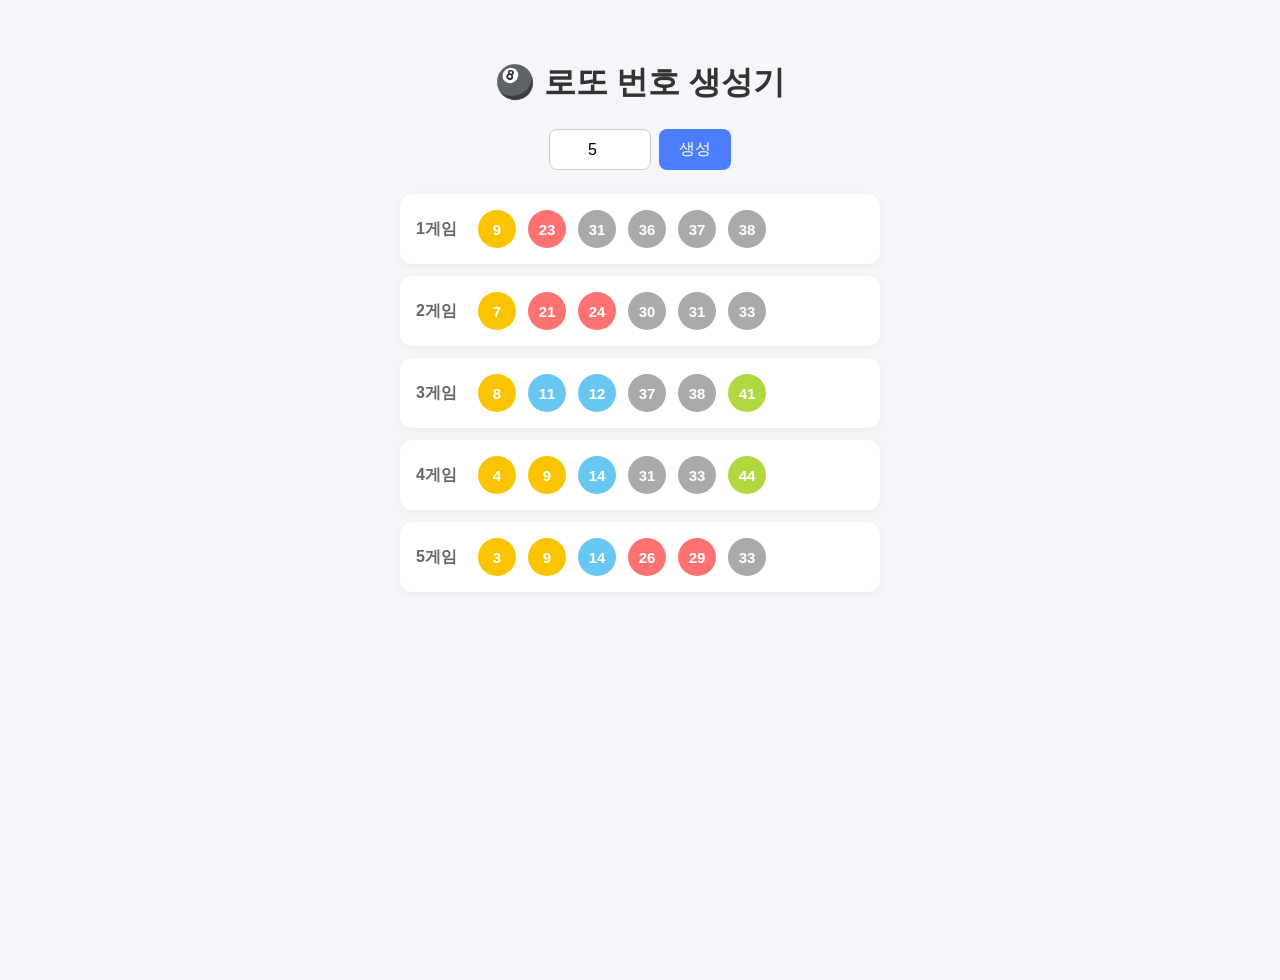
<file: lotto.html>
<!DOCTYPE html>
<html lang="ko">
<head>
<meta charset="UTF-8">
<title>로또 번호 생성기</title>
<style>
  body {
    font-family: 'Apple SD Gothic Neo', sans-serif;
    background: #f4f6fa;
    display: flex;
    flex-direction: column;
    align-items: center;
    padding: 40px 20px;
    min-height: 100vh;
    margin: 0;
  }
  h1 { color: #333; margin-bottom: 24px; }
  .controls {
    display: flex;
    gap: 8px;
    margin-bottom: 24px;
  }
  input[type="number"] {
    width: 80px;
    padding: 10px;
    font-size: 16px;
    border: 1px solid #ccc;
    border-radius: 8px;
    text-align: center;
  }
  button {
    padding: 10px 20px;
    font-size: 16px;
    background: #4a7dff;
    color: white;
    border: none;
    border-radius: 8px;
    cursor: pointer;
  }
  button:hover { background: #3a66d6; }
  .games { width: 100%; max-width: 480px; }
  .game {
    background: white;
    padding: 16px;
    margin-bottom: 12px;
    border-radius: 12px;
    box-shadow: 0 2px 6px rgba(0,0,0,0.05);
    display: flex;
    align-items: center;
    gap: 12px;
  }
  .label {
    font-weight: bold;
    color: #666;
    min-width: 50px;
  }
  .ball {
    width: 38px;
    height: 38px;
    border-radius: 50%;
    color: white;
    font-weight: bold;
    display: flex;
    align-items: center;
    justify-content: center;
    font-size: 15px;
  }
  .b1 { background: #fbc400; }
  .b2 { background: #69c8f2; }
  .b3 { background: #ff7272; }
  .b4 { background: #aaa; }
  .b5 { background: #b0d840; }
</style>
</head>
<body>
  <h1>🎱 로또 번호 생성기</h1>
  <div class="controls">
    <input id="count" type="number" value="5" min="1" max="20">
    <button onclick="generate()">생성</button>
  </div>
  <div class="games" id="games"></div>

<script>
  function generateLotto() {
    const numbers = new Set();
    while (numbers.size < 6) {
      numbers.add(Math.floor(Math.random() * 45) + 1);
    }
    return [...numbers].sort((a, b) => a - b);
  }

  function ballClass(n) {
    if (n <= 9) return 'b1';
    if (n <= 19) return 'b2';
    if (n <= 29) return 'b3';
    if (n <= 39) return 'b4';
    return 'b5';
  }

  function generate() {
    const count = parseInt(document.getElementById('count').value) || 1;
    const container = document.getElementById('games');
    container.innerHTML = '';
    for (let i = 1; i <= count; i++) {
      const game = document.createElement('div');
      game.className = 'game';
      game.innerHTML = `<span class="label">${i}게임</span>` +
        generateLotto().map(n =>
          `<div class="ball ${ballClass(n)}">${n}</div>`
        ).join('');
      container.appendChild(game);
    }
  }

  generate();
</script>
</body>
</html>
</file>
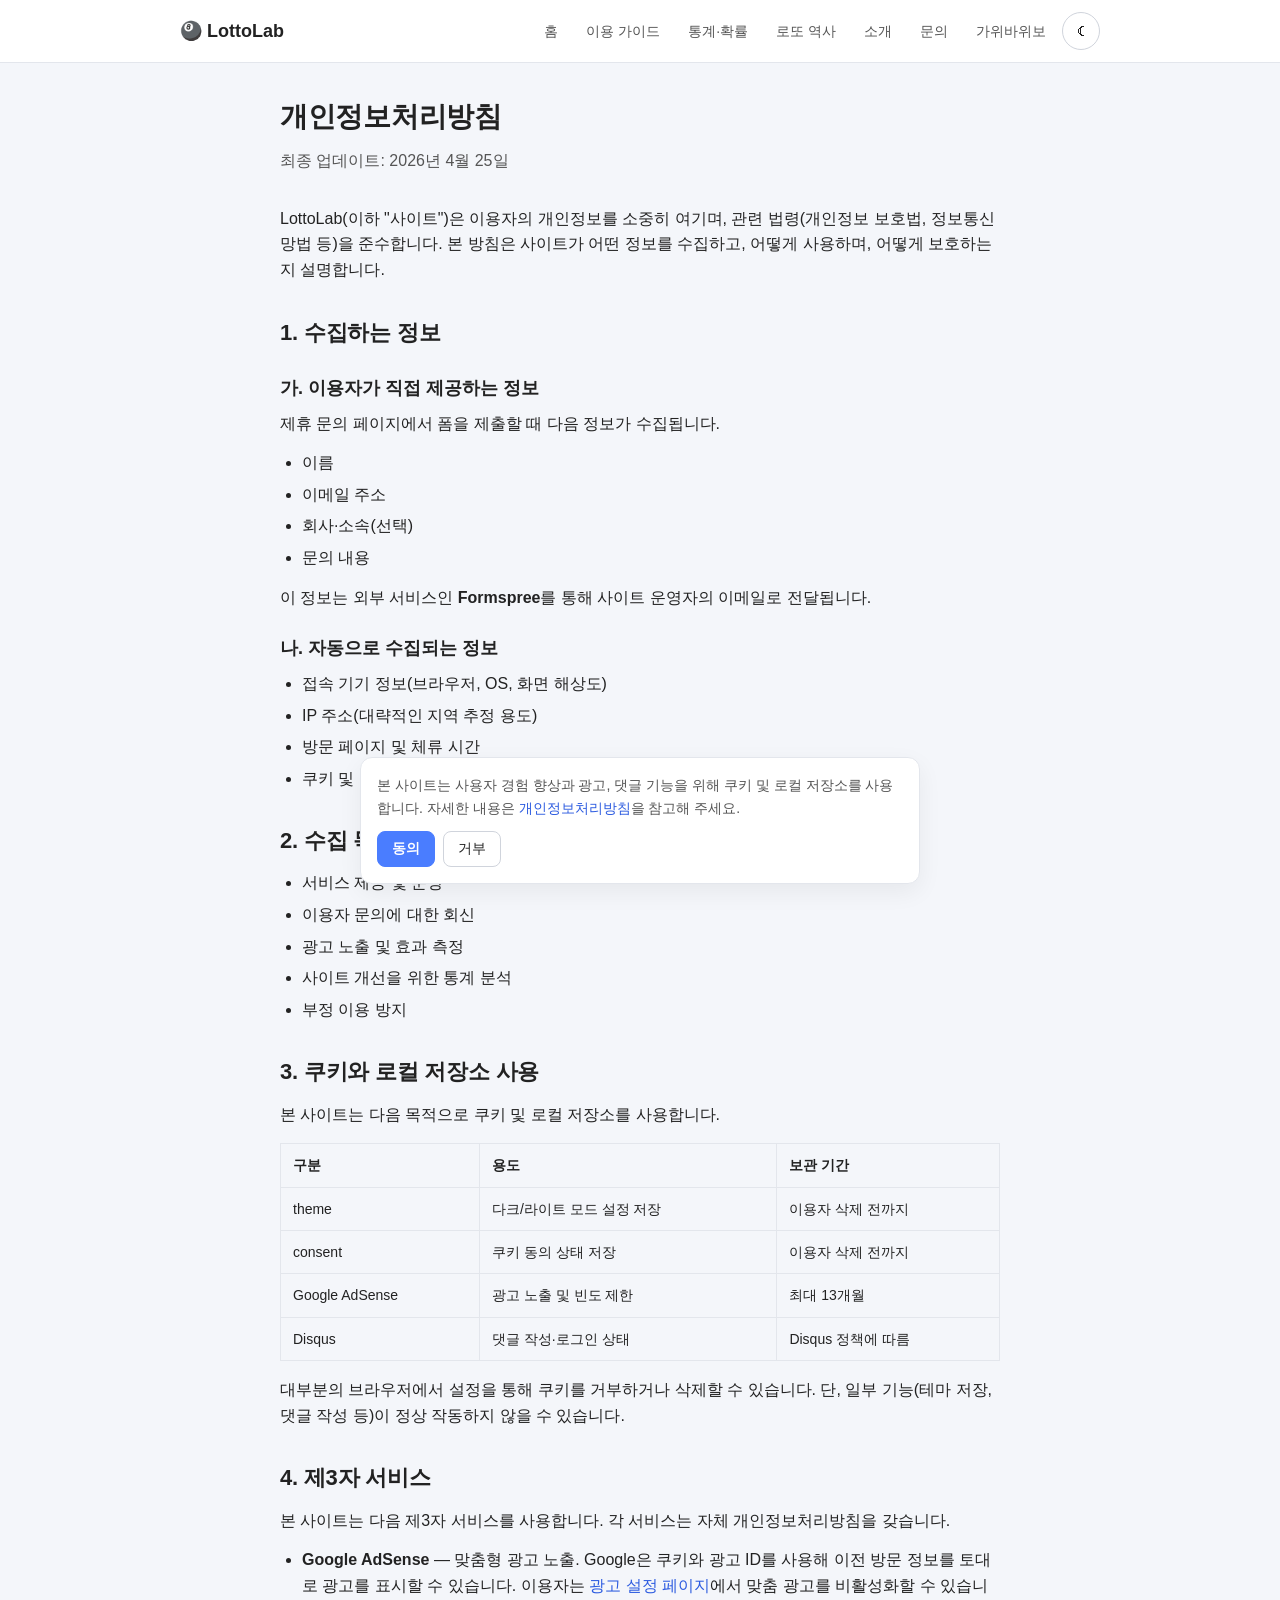
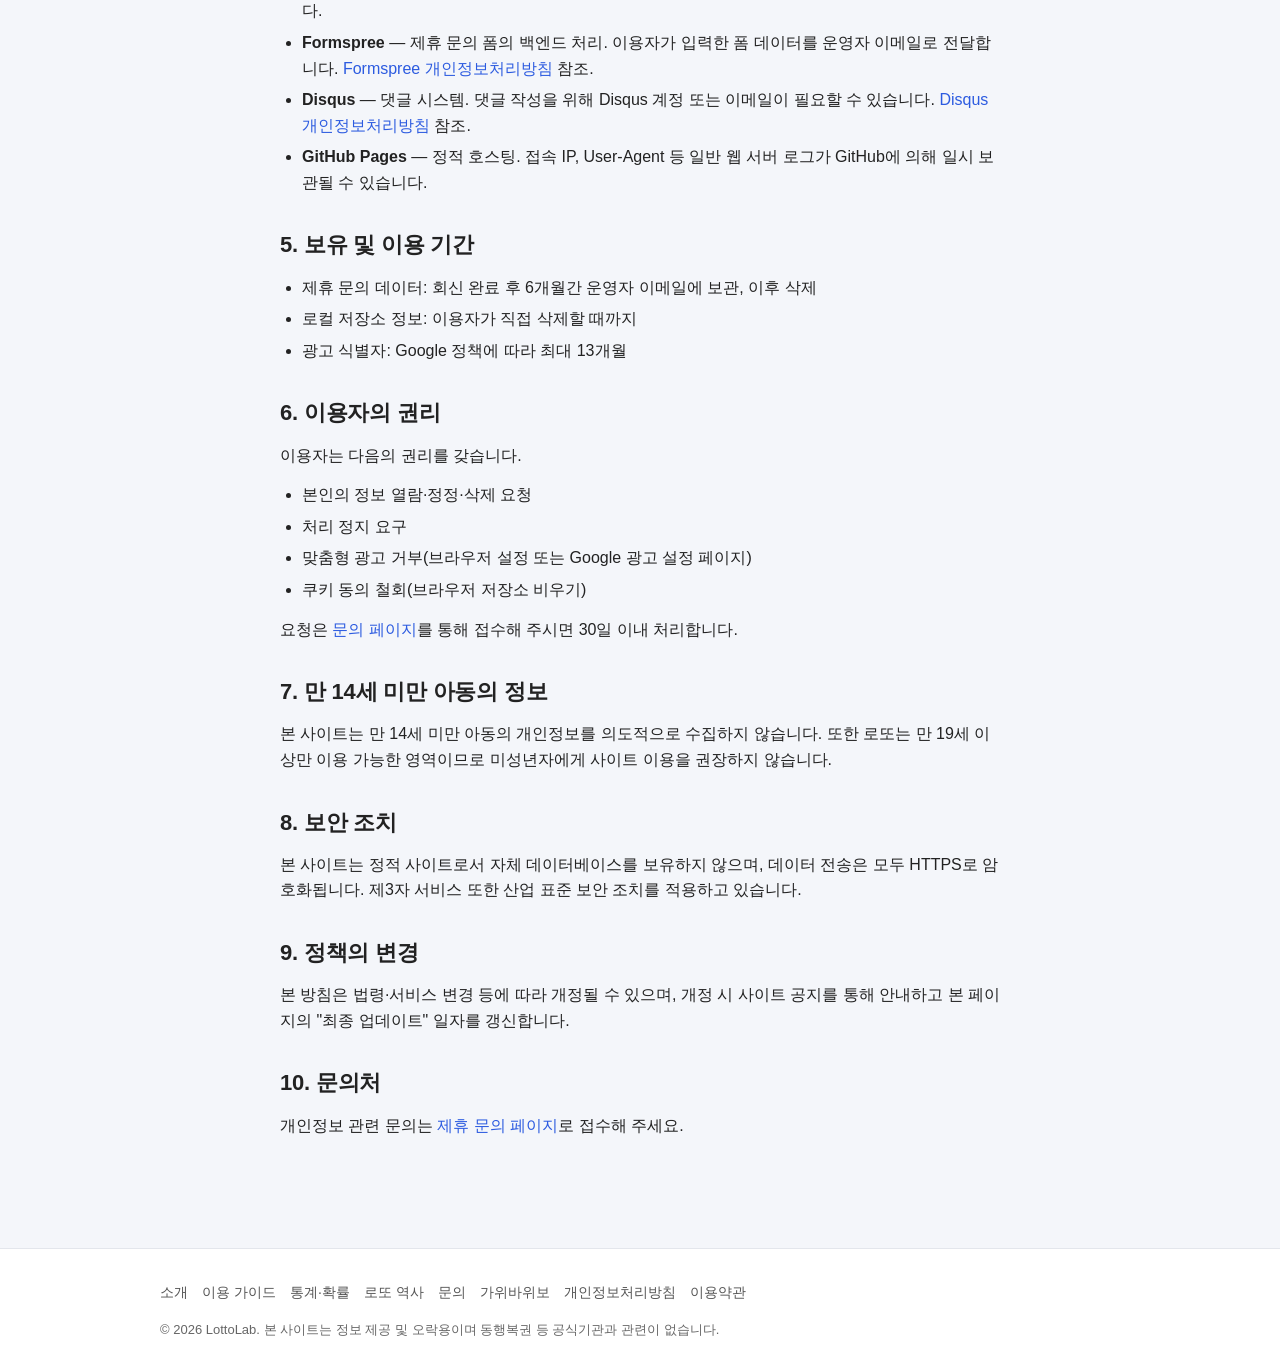
<file: privacy.html>
<!DOCTYPE html>
<html lang="ko">
<head>
<!-- Google tag (gtag.js) -->
<script async src="https://www.googletagmanager.com/gtag/js?id=G-F10JFKS28L"></script>
<script>
  window.dataLayer = window.dataLayer || [];
  function gtag(){dataLayer.push(arguments);}
  gtag('js', new Date());

  gtag('config', 'G-F10JFKS28L');
</script>
<meta charset="UTF-8">
<meta name="viewport" content="width=device-width, initial-scale=1">
<title>개인정보처리방침 | LottoLab</title>
<meta name="description" content="LottoLab의 개인정보 수집·이용 항목, 보관 기간, 쿠키와 광고 식별자, 사용자의 권리 등을 안내하는 공식 개인정보처리방침입니다.">
<link rel="canonical" href="https://cosmoss77.github.io/claude-builder-test/privacy.html">
<link rel="icon" type="image/svg+xml" href="favicon.svg">
<link rel="stylesheet" href="style.css">
<meta name="google-adsense-account" content="ca-pub-5837854875453456">
<script async src="https://pagead2.googlesyndication.com/pagead/js/adsbygoogle.js?client=ca-pub-5837854875453456" crossorigin="anonymous"></script>
</head>
<body>
<a href="#main" class="skip-link">본문 바로가기</a>

<header class="site-header">
  <div class="site-header-inner">
    <a href="index.html" class="brand">🎱 LottoLab</a>
    <button class="nav-toggle" onclick="toggleNav()" aria-label="메뉴 열기">☰</button>
    <nav class="site-nav" id="siteNav" aria-label="주요 메뉴">
      <a href="index.html">홈</a>
      <a href="guide.html">이용 가이드</a>
      <a href="statistics.html">통계·확률</a>
      <a href="history.html">로또 역사</a>
      <a href="about.html">소개</a>
      <a href="contact.html">문의</a>
      <a href="rps.html">가위바위보</a>
      <button class="theme-toggle" onclick="toggleTheme()" id="themeBtn" aria-label="테마 전환">☾</button>
    </nav>
  </div>
</header>

<main id="main">
  <h1 class="page-title">개인정보처리방침</h1>
  <p class="page-lead">최종 업데이트: 2026년 4월 25일</p>

  <article>
    <p>
      LottoLab(이하 "사이트")은 이용자의 개인정보를 소중히 여기며,
      관련 법령(개인정보 보호법, 정보통신망법 등)을 준수합니다.
      본 방침은 사이트가 어떤 정보를 수집하고, 어떻게 사용하며, 어떻게 보호하는지 설명합니다.
    </p>

    <h2>1. 수집하는 정보</h2>
    <h3>가. 이용자가 직접 제공하는 정보</h3>
    <p>제휴 문의 페이지에서 폼을 제출할 때 다음 정보가 수집됩니다.</p>
    <ul>
      <li>이름</li>
      <li>이메일 주소</li>
      <li>회사·소속(선택)</li>
      <li>문의 내용</li>
    </ul>
    <p>이 정보는 외부 서비스인 <strong>Formspree</strong>를 통해 사이트 운영자의 이메일로 전달됩니다.</p>

    <h3>나. 자동으로 수집되는 정보</h3>
    <ul>
      <li>접속 기기 정보(브라우저, OS, 화면 해상도)</li>
      <li>IP 주소(대략적인 지역 추정 용도)</li>
      <li>방문 페이지 및 체류 시간</li>
      <li>쿠키 및 로컬 저장소에 저장된 식별자</li>
    </ul>

    <h2>2. 수집 목적</h2>
    <ul>
      <li>서비스 제공 및 운영</li>
      <li>이용자 문의에 대한 회신</li>
      <li>광고 노출 및 효과 측정</li>
      <li>사이트 개선을 위한 통계 분석</li>
      <li>부정 이용 방지</li>
    </ul>

    <h2>3. 쿠키와 로컬 저장소 사용</h2>
    <p>본 사이트는 다음 목적으로 쿠키 및 로컬 저장소를 사용합니다.</p>
    <table>
      <thead>
        <tr><th>구분</th><th>용도</th><th>보관 기간</th></tr>
      </thead>
      <tbody>
        <tr><td>theme</td><td>다크/라이트 모드 설정 저장</td><td>이용자 삭제 전까지</td></tr>
        <tr><td>consent</td><td>쿠키 동의 상태 저장</td><td>이용자 삭제 전까지</td></tr>
        <tr><td>Google AdSense</td><td>광고 노출 및 빈도 제한</td><td>최대 13개월</td></tr>
        <tr><td>Disqus</td><td>댓글 작성·로그인 상태</td><td>Disqus 정책에 따름</td></tr>
      </tbody>
    </table>
    <p>
      대부분의 브라우저에서 설정을 통해 쿠키를 거부하거나 삭제할 수 있습니다.
      단, 일부 기능(테마 저장, 댓글 작성 등)이 정상 작동하지 않을 수 있습니다.
    </p>

    <h2>4. 제3자 서비스</h2>
    <p>본 사이트는 다음 제3자 서비스를 사용합니다. 각 서비스는 자체 개인정보처리방침을 갖습니다.</p>
    <ul>
      <li>
        <strong>Google AdSense</strong> — 맞춤형 광고 노출.
        Google은 쿠키와 광고 ID를 사용해 이전 방문 정보를 토대로 광고를 표시할 수 있습니다.
        이용자는 <a href="https://www.google.com/settings/ads" target="_blank" rel="noopener noreferrer">광고 설정 페이지</a>에서
        맞춤 광고를 비활성화할 수 있습니다.
      </li>
      <li>
        <strong>Formspree</strong> — 제휴 문의 폼의 백엔드 처리.
        이용자가 입력한 폼 데이터를 운영자 이메일로 전달합니다.
        <a href="https://formspree.io/legal/privacy-policy" target="_blank" rel="noopener noreferrer">Formspree 개인정보처리방침</a> 참조.
      </li>
      <li>
        <strong>Disqus</strong> — 댓글 시스템.
        댓글 작성을 위해 Disqus 계정 또는 이메일이 필요할 수 있습니다.
        <a href="https://help.disqus.com/en/articles/1717103-disqus-privacy-policy" target="_blank" rel="noopener noreferrer">Disqus 개인정보처리방침</a> 참조.
      </li>
      <li>
        <strong>GitHub Pages</strong> — 정적 호스팅.
        접속 IP, User-Agent 등 일반 웹 서버 로그가 GitHub에 의해 일시 보관될 수 있습니다.
      </li>
    </ul>

    <h2>5. 보유 및 이용 기간</h2>
    <ul>
      <li>제휴 문의 데이터: 회신 완료 후 6개월간 운영자 이메일에 보관, 이후 삭제</li>
      <li>로컬 저장소 정보: 이용자가 직접 삭제할 때까지</li>
      <li>광고 식별자: Google 정책에 따라 최대 13개월</li>
    </ul>

    <h2>6. 이용자의 권리</h2>
    <p>이용자는 다음의 권리를 갖습니다.</p>
    <ul>
      <li>본인의 정보 열람·정정·삭제 요청</li>
      <li>처리 정지 요구</li>
      <li>맞춤형 광고 거부(브라우저 설정 또는 Google 광고 설정 페이지)</li>
      <li>쿠키 동의 철회(브라우저 저장소 비우기)</li>
    </ul>
    <p>요청은 <a href="contact.html">문의 페이지</a>를 통해 접수해 주시면 30일 이내 처리합니다.</p>

    <h2>7. 만 14세 미만 아동의 정보</h2>
    <p>
      본 사이트는 만 14세 미만 아동의 개인정보를 의도적으로 수집하지 않습니다.
      또한 로또는 만 19세 이상만 이용 가능한 영역이므로 미성년자에게 사이트 이용을 권장하지 않습니다.
    </p>

    <h2>8. 보안 조치</h2>
    <p>
      본 사이트는 정적 사이트로서 자체 데이터베이스를 보유하지 않으며,
      데이터 전송은 모두 HTTPS로 암호화됩니다.
      제3자 서비스 또한 산업 표준 보안 조치를 적용하고 있습니다.
    </p>

    <h2>9. 정책의 변경</h2>
    <p>
      본 방침은 법령·서비스 변경 등에 따라 개정될 수 있으며,
      개정 시 사이트 공지를 통해 안내하고 본 페이지의 "최종 업데이트" 일자를 갱신합니다.
    </p>

    <h2>10. 문의처</h2>
    <p>개인정보 관련 문의는 <a href="contact.html">제휴 문의 페이지</a>로 접수해 주세요.</p>
  </article>
</main>

<footer class="site-footer">
  <div class="site-footer-inner">
    <div class="footer-links">
      <a href="about.html">소개</a>
      <a href="guide.html">이용 가이드</a>
      <a href="statistics.html">통계·확률</a>
      <a href="history.html">로또 역사</a>
      <a href="contact.html">문의</a>
      <a href="rps.html">가위바위보</a>
      <a href="privacy.html">개인정보처리방침</a>
      <a href="terms.html">이용약관</a>
    </div>
    <div class="footer-meta">
      © 2026 LottoLab. 본 사이트는 정보 제공 및 오락용이며 동행복권 등 공식기관과 관련이 없습니다.
    </div>
  </div>
</footer>

<div class="consent" id="consentBanner" role="dialog" aria-label="쿠키 동의">
  <p>본 사이트는 사용자 경험 향상과 광고, 댓글 기능을 위해 쿠키 및 로컬 저장소를 사용합니다.
    자세한 내용은 <a href="privacy.html">개인정보처리방침</a>을 참고해 주세요.</p>
  <div class="actions">
    <button class="primary" onclick="setConsent('accepted')">동의</button>
    <button onclick="setConsent('declined')">거부</button>
  </div>
</div>

<script src="site.js"></script>
</body>
</html>
</file>
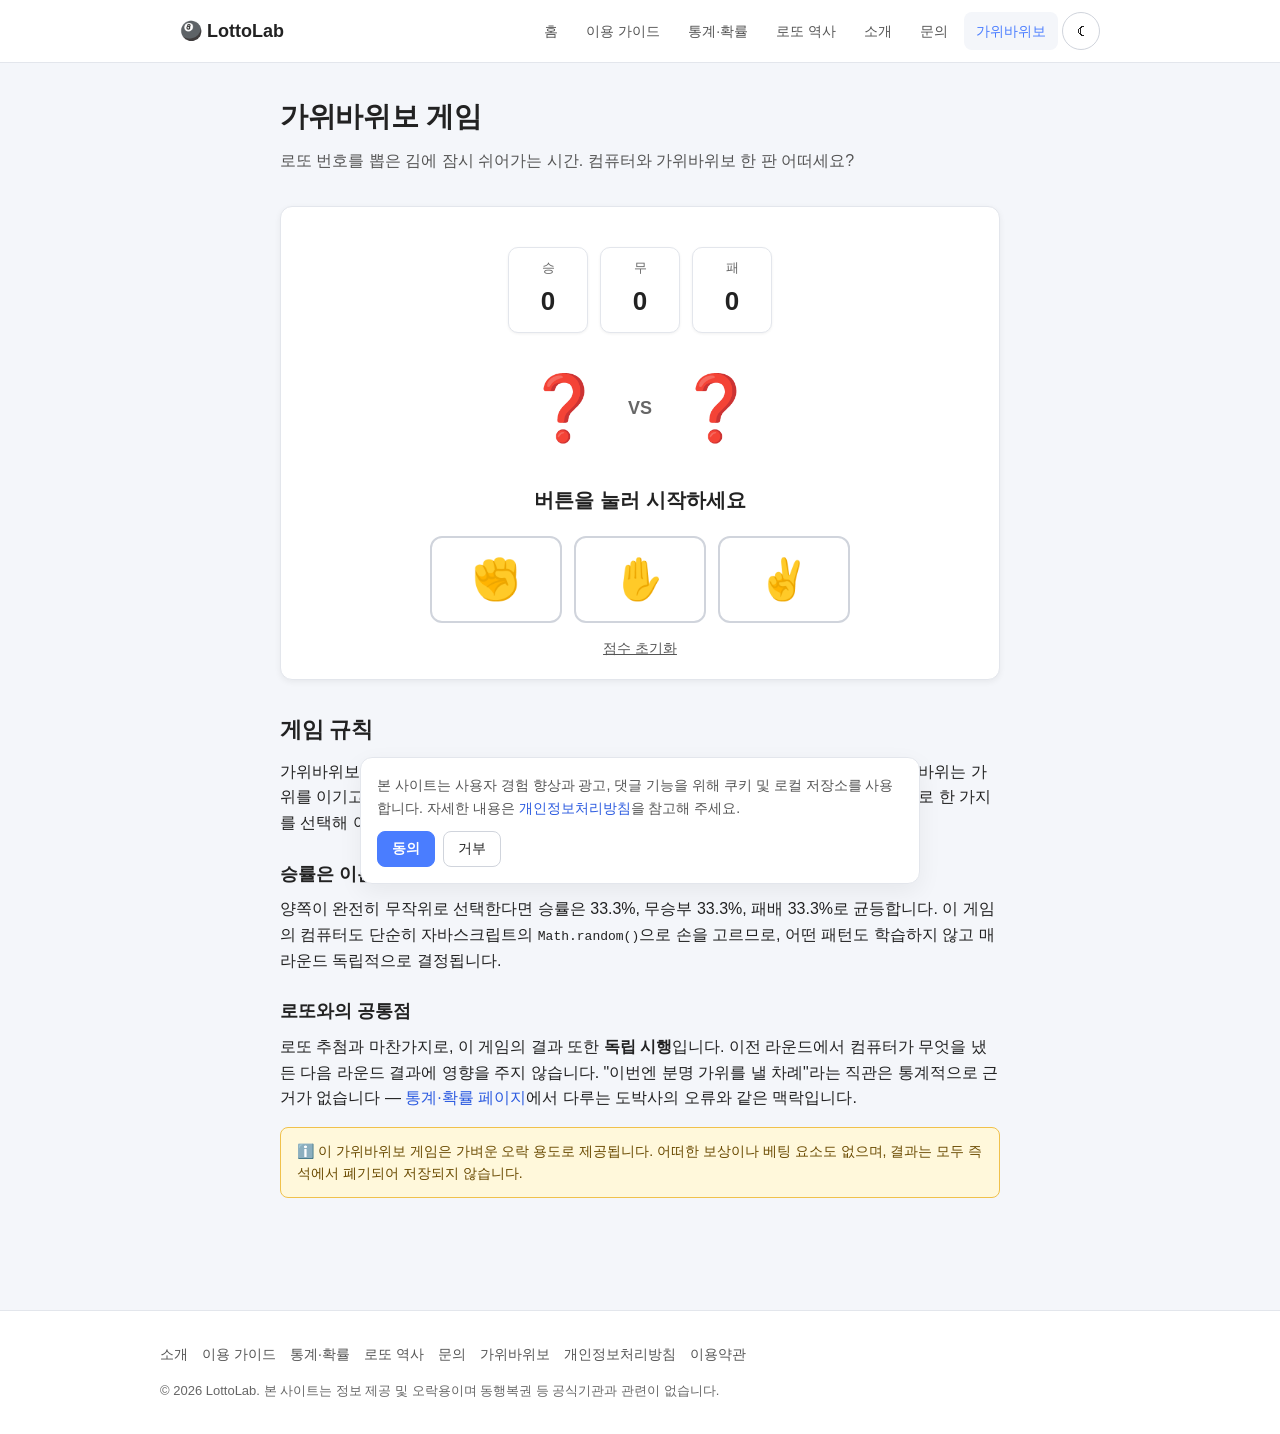
<file: rps.html>
<!DOCTYPE html>
<html lang="ko">
<head>
<!-- Google tag (gtag.js) -->
<script async src="https://www.googletagmanager.com/gtag/js?id=G-F10JFKS28L"></script>
<script>
  window.dataLayer = window.dataLayer || [];
  function gtag(){dataLayer.push(arguments);}
  gtag('js', new Date());

  gtag('config', 'G-F10JFKS28L');
</script>
<meta charset="UTF-8">
<meta name="viewport" content="width=device-width, initial-scale=1">
<title>가위바위보 게임 — 컴퓨터와 한 판 승부 | LottoLab</title>
<meta name="description" content="LottoLab의 무료 가위바위보 게임. 컴퓨터와 즉석에서 한 판 승부를 즐기고 누적 점수를 확인하세요.">
<meta name="keywords" content="가위바위보, 가위바위보 게임, 온라인 게임, 무료 게임">
<link rel="canonical" href="https://cosmoss77.github.io/claude-builder-test/rps.html">
<link rel="icon" type="image/svg+xml" href="favicon.svg">
<link rel="stylesheet" href="style.css">
<meta name="google-adsense-account" content="ca-pub-5837854875453456">
<script async src="https://pagead2.googlesyndication.com/pagead/js/adsbygoogle.js?client=ca-pub-5837854875453456" crossorigin="anonymous"></script>
<style>
  .rps-score {
    display: flex;
    justify-content: center;
    gap: 12px;
    margin: 20px 0;
    flex-wrap: wrap;
  }
  .rps-score-item {
    background: var(--card-bg);
    border: 1px solid var(--border);
    border-radius: 10px;
    padding: 10px 18px;
    min-width: 80px;
    text-align: center;
    box-shadow: 0 1px 3px var(--shadow);
  }
  .rps-score-item .label { font-size: 13px; color: var(--label); }
  .rps-score-item .value { font-size: 26px; font-weight: 700; margin-top: 2px; }
  .rps-hands {
    display: flex;
    justify-content: center;
    align-items: center;
    gap: 24px;
    margin: 24px 0;
    font-size: 64px;
    min-height: 90px;
  }
  .rps-vs { font-size: 18px; font-weight: 700; color: var(--label); }
  .rps-result {
    text-align: center;
    font-size: 20px;
    font-weight: 700;
    min-height: 1.6em;
    margin: 8px 0 20px;
  }
  .rps-result.win  { color: var(--success); }
  .rps-result.lose { color: var(--error); }
  .rps-result.draw { color: var(--label); }
  .rps-buttons {
    display: grid;
    grid-template-columns: repeat(3, 1fr);
    gap: 12px;
    max-width: 420px;
    margin: 0 auto;
  }
  .rps-buttons button {
    font-size: 40px;
    padding: 18px 0;
    border: 2px solid var(--input-border);
    background: var(--input-bg);
    border-radius: 12px;
    cursor: pointer;
    transition: transform 0.1s, border-color 0.2s;
  }
  .rps-buttons button:hover {
    border-color: var(--primary);
  }
  .rps-buttons button:active { transform: scale(0.96); }
  .rps-reset {
    display: block;
    margin: 16px auto 0;
    background: none;
    border: none;
    color: var(--text-soft);
    cursor: pointer;
    font-size: 14px;
    text-decoration: underline;
  }
  .rps-roll { animation: rpsRoll 0.4s ease; }
  @keyframes rpsRoll {
    0%   { transform: translateY(-10px); opacity: 0.3; }
    50%  { transform: translateY(5px); }
    100% { transform: translateY(0); opacity: 1; }
  }
</style>
</head>
<body>
<a href="#main" class="skip-link">본문 바로가기</a>

<header class="site-header">
  <div class="site-header-inner">
    <a href="index.html" class="brand">🎱 LottoLab</a>
    <button class="nav-toggle" onclick="toggleNav()" aria-label="메뉴 열기">☰</button>
    <nav class="site-nav" id="siteNav" aria-label="주요 메뉴">
      <a href="index.html">홈</a>
      <a href="guide.html">이용 가이드</a>
      <a href="statistics.html">통계·확률</a>
      <a href="history.html">로또 역사</a>
      <a href="about.html">소개</a>
      <a href="contact.html">문의</a>
      <a href="rps.html">가위바위보</a>
      <button class="theme-toggle" onclick="toggleTheme()" id="themeBtn" aria-label="테마 전환">☾</button>
    </nav>
  </div>
</header>

<main id="main">
  <h1 class="page-title">가위바위보 게임</h1>
  <p class="page-lead">로또 번호를 뽑은 김에 잠시 쉬어가는 시간. 컴퓨터와 가위바위보 한 판 어떠세요?</p>

  <section class="card" aria-labelledby="rpsHeading">
    <h2 id="rpsHeading" class="visually-hidden" style="position:absolute;left:-9999px;">가위바위보 한 판</h2>

    <div class="rps-score">
      <div class="rps-score-item">
        <div class="label">승</div>
        <div class="value" id="wins">0</div>
      </div>
      <div class="rps-score-item">
        <div class="label">무</div>
        <div class="value" id="draws">0</div>
      </div>
      <div class="rps-score-item">
        <div class="label">패</div>
        <div class="value" id="losses">0</div>
      </div>
    </div>

    <div class="rps-hands" aria-live="polite">
      <span id="playerHand">❓</span>
      <span class="rps-vs">VS</span>
      <span id="cpuHand">❓</span>
    </div>

    <div id="result" class="rps-result">버튼을 눌러 시작하세요</div>

    <div class="rps-buttons">
      <button onclick="rpsPlay('rock')" aria-label="바위">✊</button>
      <button onclick="rpsPlay('paper')" aria-label="보">✋</button>
      <button onclick="rpsPlay('scissors')" aria-label="가위">✌️</button>
    </div>

    <button class="rps-reset" onclick="rpsReset()">점수 초기화</button>
  </section>

  <article>
    <h2>게임 규칙</h2>
    <p>
      가위바위보는 두 명 이상이 동시에 손 모양을 내어 승부를 가리는 가장 단순한 게임입니다.
      바위는 가위를 이기고, 가위는 보를 이기며, 보는 바위를 이깁니다.
      이 페이지에서는 컴퓨터가 무작위로 한 가지를 선택해 여러분과 즉석 대결을 펼칩니다.
    </p>
    <h3>승률은 이론상 어떻게 되나요?</h3>
    <p>
      양쪽이 완전히 무작위로 선택한다면 승률은 33.3%, 무승부 33.3%, 패배 33.3%로 균등합니다.
      이 게임의 컴퓨터도 단순히 자바스크립트의 <code>Math.random()</code>으로 손을 고르므로,
      어떤 패턴도 학습하지 않고 매 라운드 독립적으로 결정됩니다.
    </p>
    <h3>로또와의 공통점</h3>
    <p>
      로또 추첨과 마찬가지로, 이 게임의 결과 또한 <strong>독립 시행</strong>입니다.
      이전 라운드에서 컴퓨터가 무엇을 냈든 다음 라운드 결과에 영향을 주지 않습니다.
      "이번엔 분명 가위를 낼 차례"라는 직관은 통계적으로 근거가 없습니다 —
      <a href="statistics.html">통계·확률 페이지</a>에서 다루는 도박사의 오류와 같은 맥락입니다.
    </p>

    <div class="notice">
      ℹ️ 이 가위바위보 게임은 가벼운 오락 용도로 제공됩니다.
      어떠한 보상이나 베팅 요소도 없으며, 결과는 모두 즉석에서 폐기되어 저장되지 않습니다.
    </div>
  </article>
</main>

<footer class="site-footer">
  <div class="site-footer-inner">
    <div class="footer-links">
      <a href="about.html">소개</a>
      <a href="guide.html">이용 가이드</a>
      <a href="statistics.html">통계·확률</a>
      <a href="history.html">로또 역사</a>
      <a href="contact.html">문의</a>
      <a href="rps.html">가위바위보</a>
      <a href="privacy.html">개인정보처리방침</a>
      <a href="terms.html">이용약관</a>
    </div>
    <div class="footer-meta">
      © 2026 LottoLab. 본 사이트는 정보 제공 및 오락용이며 동행복권 등 공식기관과 관련이 없습니다.
    </div>
  </div>
</footer>

<div class="consent" id="consentBanner" role="dialog" aria-label="쿠키 동의">
  <p>본 사이트는 사용자 경험 향상과 광고, 댓글 기능을 위해 쿠키 및 로컬 저장소를 사용합니다.
    자세한 내용은 <a href="privacy.html">개인정보처리방침</a>을 참고해 주세요.</p>
  <div class="actions">
    <button class="primary" onclick="setConsent('accepted')">동의</button>
    <button onclick="setConsent('declined')">거부</button>
  </div>
</div>

<script src="site.js"></script>
<script>
  const RPS_EMOJI = { rock: '✊', paper: '✋', scissors: '✌️' };
  const RPS_CHOICES = ['rock', 'paper', 'scissors'];
  const RPS_BEATS = { rock: 'scissors', paper: 'rock', scissors: 'paper' };
  let rpsScore = { wins: 0, draws: 0, losses: 0 };

  function rpsPlay(player) {
    const cpu = RPS_CHOICES[Math.floor(Math.random() * 3)];
    const result = document.getElementById('result');
    const playerEl = document.getElementById('playerHand');
    const cpuEl = document.getElementById('cpuHand');

    playerEl.textContent = RPS_EMOJI[player];
    cpuEl.textContent = RPS_EMOJI[cpu];
    playerEl.classList.remove('rps-roll'); cpuEl.classList.remove('rps-roll');
    void playerEl.offsetWidth;
    playerEl.classList.add('rps-roll'); cpuEl.classList.add('rps-roll');

    result.classList.remove('win', 'lose', 'draw');
    if (player === cpu) {
      result.textContent = '비겼습니다 🤝';
      result.classList.add('draw');
      rpsScore.draws++;
    } else if (RPS_BEATS[player] === cpu) {
      result.textContent = '이겼습니다! 🎉';
      result.classList.add('win');
      rpsScore.wins++;
    } else {
      result.textContent = '졌습니다 😢';
      result.classList.add('lose');
      rpsScore.losses++;
    }
    rpsUpdateScore();
  }

  function rpsUpdateScore() {
    document.getElementById('wins').textContent = rpsScore.wins;
    document.getElementById('draws').textContent = rpsScore.draws;
    document.getElementById('losses').textContent = rpsScore.losses;
  }

  function rpsReset() {
    rpsScore = { wins: 0, draws: 0, losses: 0 };
    rpsUpdateScore();
    document.getElementById('playerHand').textContent = '❓';
    document.getElementById('cpuHand').textContent = '❓';
    const result = document.getElementById('result');
    result.textContent = '버튼을 눌러 시작하세요';
    result.classList.remove('win', 'lose', 'draw');
  }
</script>
</body>
</html>
</file>
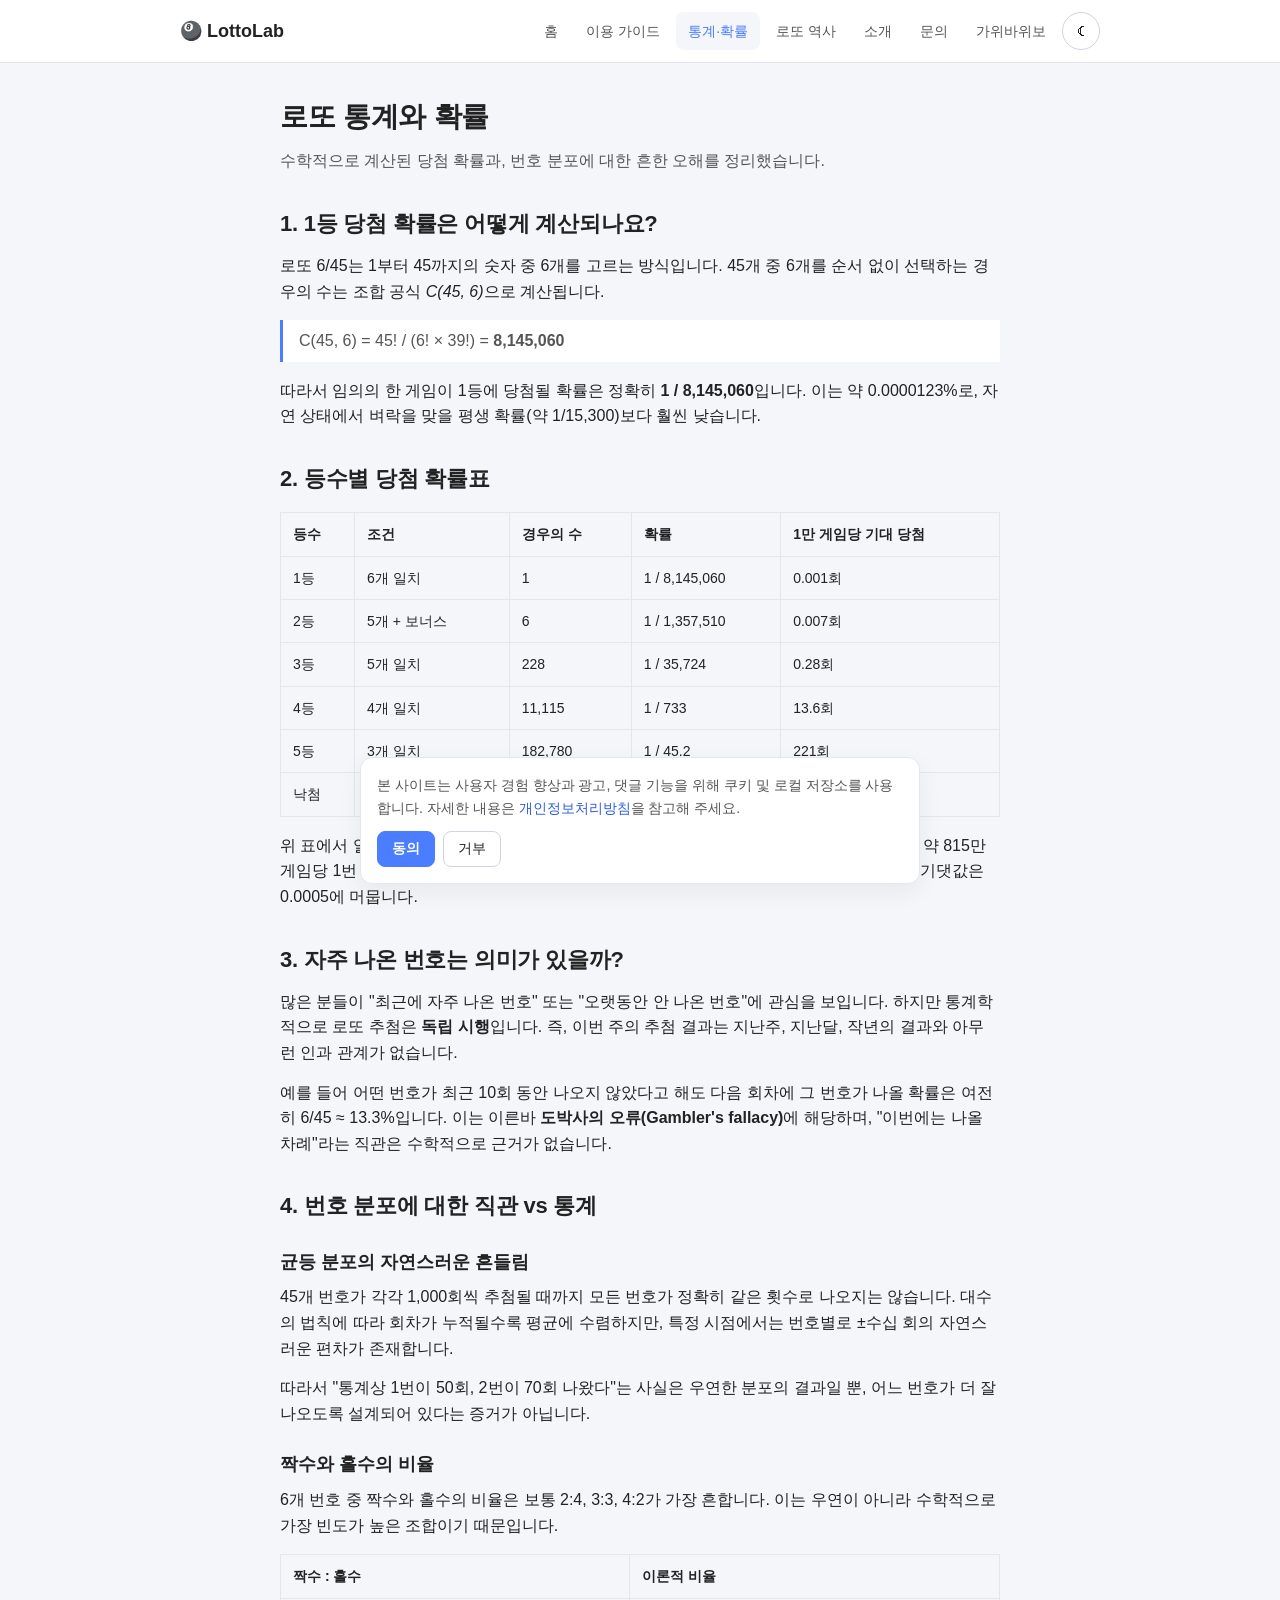
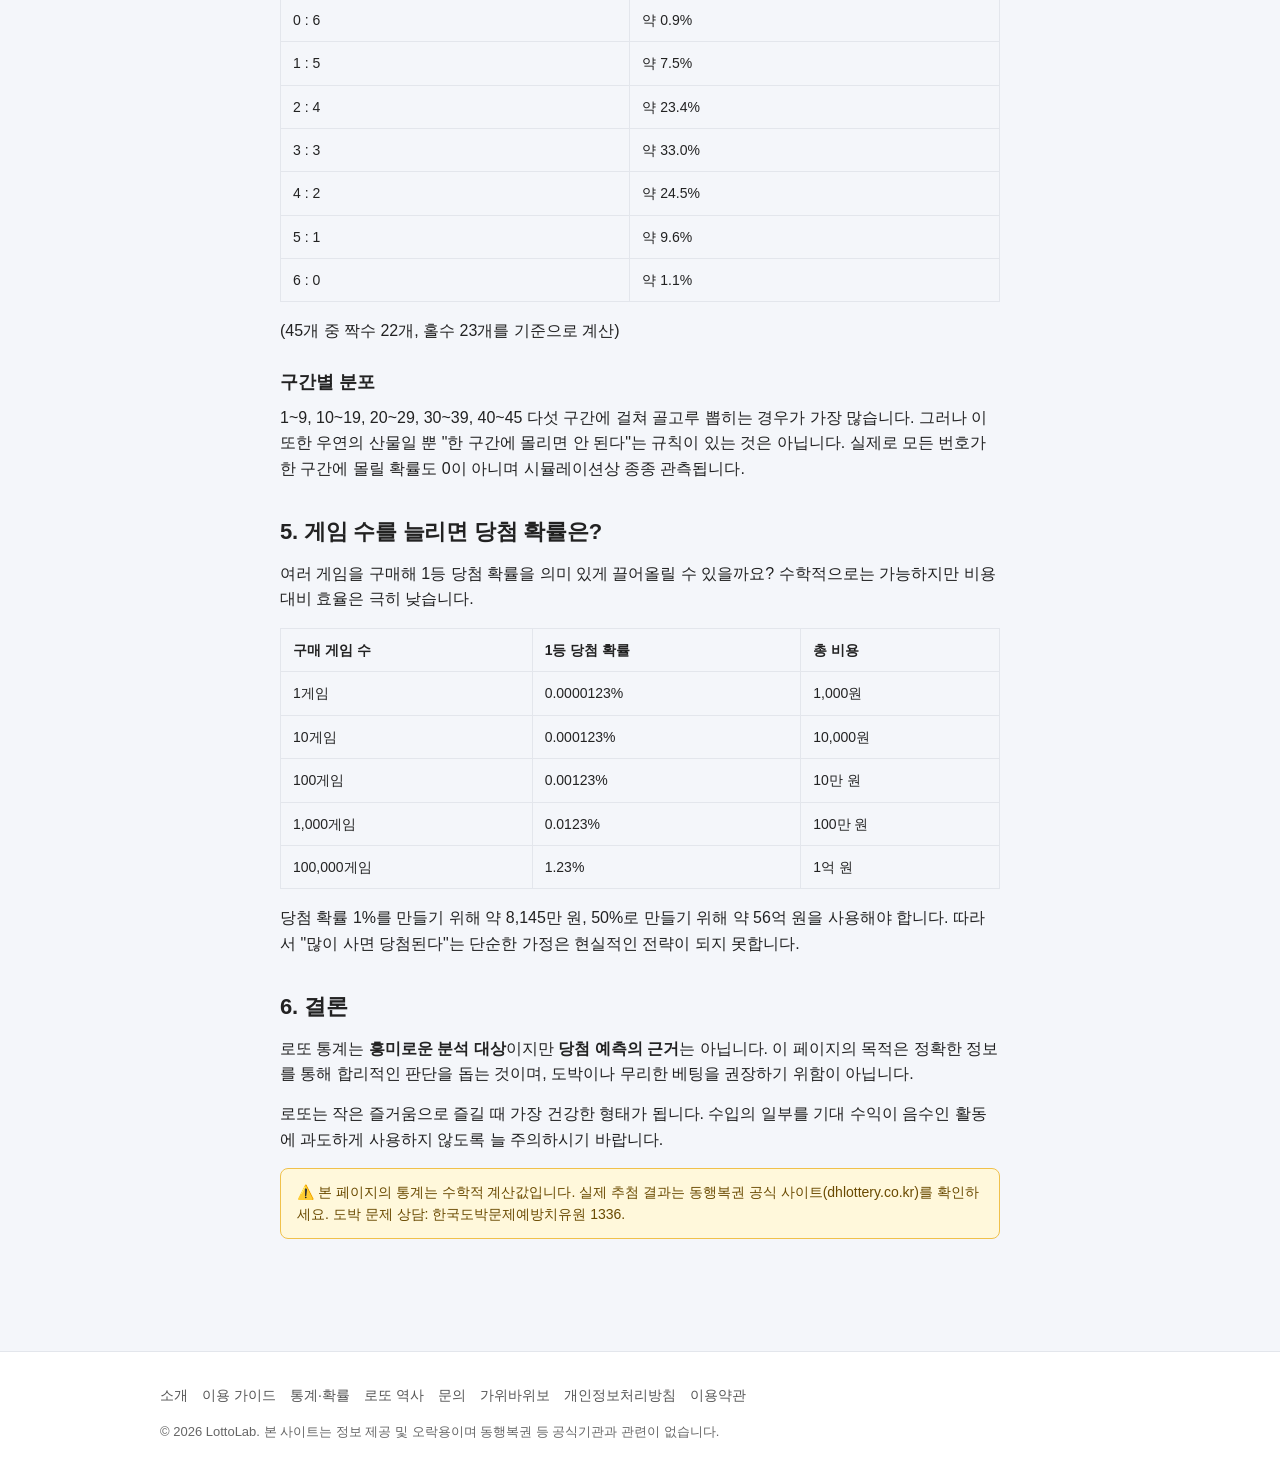
<file: statistics.html>
<!DOCTYPE html>
<html lang="ko">
<head>
<!-- Google tag (gtag.js) -->
<script async src="https://www.googletagmanager.com/gtag/js?id=G-F10JFKS28L"></script>
<script>
  window.dataLayer = window.dataLayer || [];
  function gtag(){dataLayer.push(arguments);}
  gtag('js', new Date());

  gtag('config', 'G-F10JFKS28L');
</script>
<meta charset="UTF-8">
<meta name="viewport" content="width=device-width, initial-scale=1">
<title>로또 6/45 통계와 확률 — 등수별 확률·번호 분포 분석 | LottoLab</title>
<meta name="description" content="로또 6/45의 등수별 당첨 확률을 수학적으로 계산하고, 번호 분포에 대한 흔한 오해(자주 나온 번호, 짝/홀 균형 등)를 통계적 관점에서 정리했습니다.">
<meta name="keywords" content="로또 통계, 로또 확률, 로또 6/45 확률 계산, 자주 나온 번호">
<link rel="canonical" href="https://cosmoss77.github.io/claude-builder-test/statistics.html">
<link rel="icon" type="image/svg+xml" href="favicon.svg">
<link rel="stylesheet" href="style.css">
<meta name="google-adsense-account" content="ca-pub-5837854875453456">
<script async src="https://pagead2.googlesyndication.com/pagead/js/adsbygoogle.js?client=ca-pub-5837854875453456" crossorigin="anonymous"></script>
</head>
<body>
<a href="#main" class="skip-link">본문 바로가기</a>

<header class="site-header">
  <div class="site-header-inner">
    <a href="index.html" class="brand">🎱 LottoLab</a>
    <button class="nav-toggle" onclick="toggleNav()" aria-label="메뉴 열기">☰</button>
    <nav class="site-nav" id="siteNav" aria-label="주요 메뉴">
      <a href="index.html">홈</a>
      <a href="guide.html">이용 가이드</a>
      <a href="statistics.html">통계·확률</a>
      <a href="history.html">로또 역사</a>
      <a href="about.html">소개</a>
      <a href="contact.html">문의</a>
      <a href="rps.html">가위바위보</a>
      <button class="theme-toggle" onclick="toggleTheme()" id="themeBtn" aria-label="테마 전환">☾</button>
    </nav>
  </div>
</header>

<main id="main">
  <h1 class="page-title">로또 통계와 확률</h1>
  <p class="page-lead">수학적으로 계산된 당첨 확률과, 번호 분포에 대한 흔한 오해를 정리했습니다.</p>

  <article>
    <h2>1. 1등 당첨 확률은 어떻게 계산되나요?</h2>
    <p>
      로또 6/45는 1부터 45까지의 숫자 중 6개를 고르는 방식입니다.
      45개 중 6개를 순서 없이 선택하는 경우의 수는 조합 공식 <em>C(45, 6)</em>으로 계산됩니다.
    </p>
    <blockquote>
      C(45, 6) = 45! / (6! × 39!) = <strong>8,145,060</strong>
    </blockquote>
    <p>
      따라서 임의의 한 게임이 1등에 당첨될 확률은 정확히 <strong>1 / 8,145,060</strong>입니다.
      이는 약 0.0000123%로, 자연 상태에서 벼락을 맞을 평생 확률(약 1/15,300)보다 훨씬 낮습니다.
    </p>

    <h2>2. 등수별 당첨 확률표</h2>
    <table>
      <thead>
        <tr>
          <th>등수</th><th>조건</th><th>경우의 수</th><th>확률</th><th>1만 게임당 기대 당첨</th>
        </tr>
      </thead>
      <tbody>
        <tr><td>1등</td><td>6개 일치</td><td>1</td><td>1 / 8,145,060</td><td>0.001회</td></tr>
        <tr><td>2등</td><td>5개 + 보너스</td><td>6</td><td>1 / 1,357,510</td><td>0.007회</td></tr>
        <tr><td>3등</td><td>5개 일치</td><td>228</td><td>1 / 35,724</td><td>0.28회</td></tr>
        <tr><td>4등</td><td>4개 일치</td><td>11,115</td><td>1 / 733</td><td>13.6회</td></tr>
        <tr><td>5등</td><td>3개 일치</td><td>182,780</td><td>1 / 45.2</td><td>221회</td></tr>
        <tr><td>낙첨</td><td>2개 이하 일치</td><td>7,950,930</td><td>약 97.6%</td><td>9,765회</td></tr>
      </tbody>
    </table>
    <p>
      위 표에서 알 수 있듯, 5등(3개 일치)은 약 45게임에 1번꼴로 당첨되지만,
      1등은 평균적으로 약 815만 게임당 1번 당첨됩니다.
      매주 한 게임씩 평생(80년) 구매해도 4,160게임에 불과해 1등 당첨 기댓값은 0.0005에 머뭅니다.
    </p>

    <h2>3. 자주 나온 번호는 의미가 있을까?</h2>
    <p>
      많은 분들이 "최근에 자주 나온 번호" 또는 "오랫동안 안 나온 번호"에 관심을 보입니다.
      하지만 통계학적으로 로또 추첨은 <strong>독립 시행</strong>입니다.
      즉, 이번 주의 추첨 결과는 지난주, 지난달, 작년의 결과와 아무런 인과 관계가 없습니다.
    </p>
    <p>
      예를 들어 어떤 번호가 최근 10회 동안 나오지 않았다고 해도
      다음 회차에 그 번호가 나올 확률은 여전히 6/45 ≈ 13.3%입니다.
      이는 이른바 <strong>도박사의 오류(Gambler's fallacy)</strong>에 해당하며,
      "이번에는 나올 차례"라는 직관은 수학적으로 근거가 없습니다.
    </p>

    <h2>4. 번호 분포에 대한 직관 vs 통계</h2>
    <h3>균등 분포의 자연스러운 흔들림</h3>
    <p>
      45개 번호가 각각 1,000회씩 추첨될 때까지 모든 번호가 정확히 같은 횟수로 나오지는 않습니다.
      대수의 법칙에 따라 회차가 누적될수록 평균에 수렴하지만,
      특정 시점에서는 번호별로 ±수십 회의 자연스러운 편차가 존재합니다.
    </p>
    <p>
      따라서 "통계상 1번이 50회, 2번이 70회 나왔다"는 사실은 우연한 분포의 결과일 뿐,
      어느 번호가 더 잘 나오도록 설계되어 있다는 증거가 아닙니다.
    </p>

    <h3>짝수와 홀수의 비율</h3>
    <p>
      6개 번호 중 짝수와 홀수의 비율은 보통 2:4, 3:3, 4:2가 가장 흔합니다.
      이는 우연이 아니라 수학적으로 가장 빈도가 높은 조합이기 때문입니다.
    </p>
    <table>
      <thead>
        <tr><th>짝수 : 홀수</th><th>이론적 비율</th></tr>
      </thead>
      <tbody>
        <tr><td>0 : 6</td><td>약 0.9%</td></tr>
        <tr><td>1 : 5</td><td>약 7.5%</td></tr>
        <tr><td>2 : 4</td><td>약 23.4%</td></tr>
        <tr><td>3 : 3</td><td>약 33.0%</td></tr>
        <tr><td>4 : 2</td><td>약 24.5%</td></tr>
        <tr><td>5 : 1</td><td>약 9.6%</td></tr>
        <tr><td>6 : 0</td><td>약 1.1%</td></tr>
      </tbody>
    </table>
    <p>(45개 중 짝수 22개, 홀수 23개를 기준으로 계산)</p>

    <h3>구간별 분포</h3>
    <p>
      1~9, 10~19, 20~29, 30~39, 40~45 다섯 구간에 걸쳐 골고루 뽑히는 경우가 가장 많습니다.
      그러나 이 또한 우연의 산물일 뿐 "한 구간에 몰리면 안 된다"는 규칙이 있는 것은 아닙니다.
      실제로 모든 번호가 한 구간에 몰릴 확률도 0이 아니며 시뮬레이션상 종종 관측됩니다.
    </p>

    <h2>5. 게임 수를 늘리면 당첨 확률은?</h2>
    <p>
      여러 게임을 구매해 1등 당첨 확률을 의미 있게 끌어올릴 수 있을까요?
      수학적으로는 가능하지만 비용 대비 효율은 극히 낮습니다.
    </p>
    <table>
      <thead>
        <tr><th>구매 게임 수</th><th>1등 당첨 확률</th><th>총 비용</th></tr>
      </thead>
      <tbody>
        <tr><td>1게임</td><td>0.0000123%</td><td>1,000원</td></tr>
        <tr><td>10게임</td><td>0.000123%</td><td>10,000원</td></tr>
        <tr><td>100게임</td><td>0.00123%</td><td>10만 원</td></tr>
        <tr><td>1,000게임</td><td>0.0123%</td><td>100만 원</td></tr>
        <tr><td>100,000게임</td><td>1.23%</td><td>1억 원</td></tr>
      </tbody>
    </table>
    <p>
      당첨 확률 1%를 만들기 위해 약 8,145만 원, 50%로 만들기 위해 약 56억 원을 사용해야 합니다.
      따라서 "많이 사면 당첨된다"는 단순한 가정은 현실적인 전략이 되지 못합니다.
    </p>

    <h2>6. 결론</h2>
    <p>
      로또 통계는 <strong>흥미로운 분석 대상</strong>이지만 <strong>당첨 예측의 근거</strong>는 아닙니다.
      이 페이지의 목적은 정확한 정보를 통해 합리적인 판단을 돕는 것이며,
      도박이나 무리한 베팅을 권장하기 위함이 아닙니다.
    </p>
    <p>
      로또는 작은 즐거움으로 즐길 때 가장 건강한 형태가 됩니다.
      수입의 일부를 기대 수익이 음수인 활동에 과도하게 사용하지 않도록 늘 주의하시기 바랍니다.
    </p>

    <div class="notice">
      ⚠️ 본 페이지의 통계는 수학적 계산값입니다. 실제 추첨 결과는 동행복권 공식 사이트(dhlottery.co.kr)를 확인하세요.
      도박 문제 상담: 한국도박문제예방치유원 1336.
    </div>
  </article>
</main>

<footer class="site-footer">
  <div class="site-footer-inner">
    <div class="footer-links">
      <a href="about.html">소개</a>
      <a href="guide.html">이용 가이드</a>
      <a href="statistics.html">통계·확률</a>
      <a href="history.html">로또 역사</a>
      <a href="contact.html">문의</a>
      <a href="rps.html">가위바위보</a>
      <a href="privacy.html">개인정보처리방침</a>
      <a href="terms.html">이용약관</a>
    </div>
    <div class="footer-meta">
      © 2026 LottoLab. 본 사이트는 정보 제공 및 오락용이며 동행복권 등 공식기관과 관련이 없습니다.
    </div>
  </div>
</footer>

<div class="consent" id="consentBanner" role="dialog" aria-label="쿠키 동의">
  <p>본 사이트는 사용자 경험 향상과 광고, 댓글 기능을 위해 쿠키 및 로컬 저장소를 사용합니다.
    자세한 내용은 <a href="privacy.html">개인정보처리방침</a>을 참고해 주세요.</p>
  <div class="actions">
    <button class="primary" onclick="setConsent('accepted')">동의</button>
    <button onclick="setConsent('declined')">거부</button>
  </div>
</div>

<script src="site.js"></script>
</body>
</html>
</file>
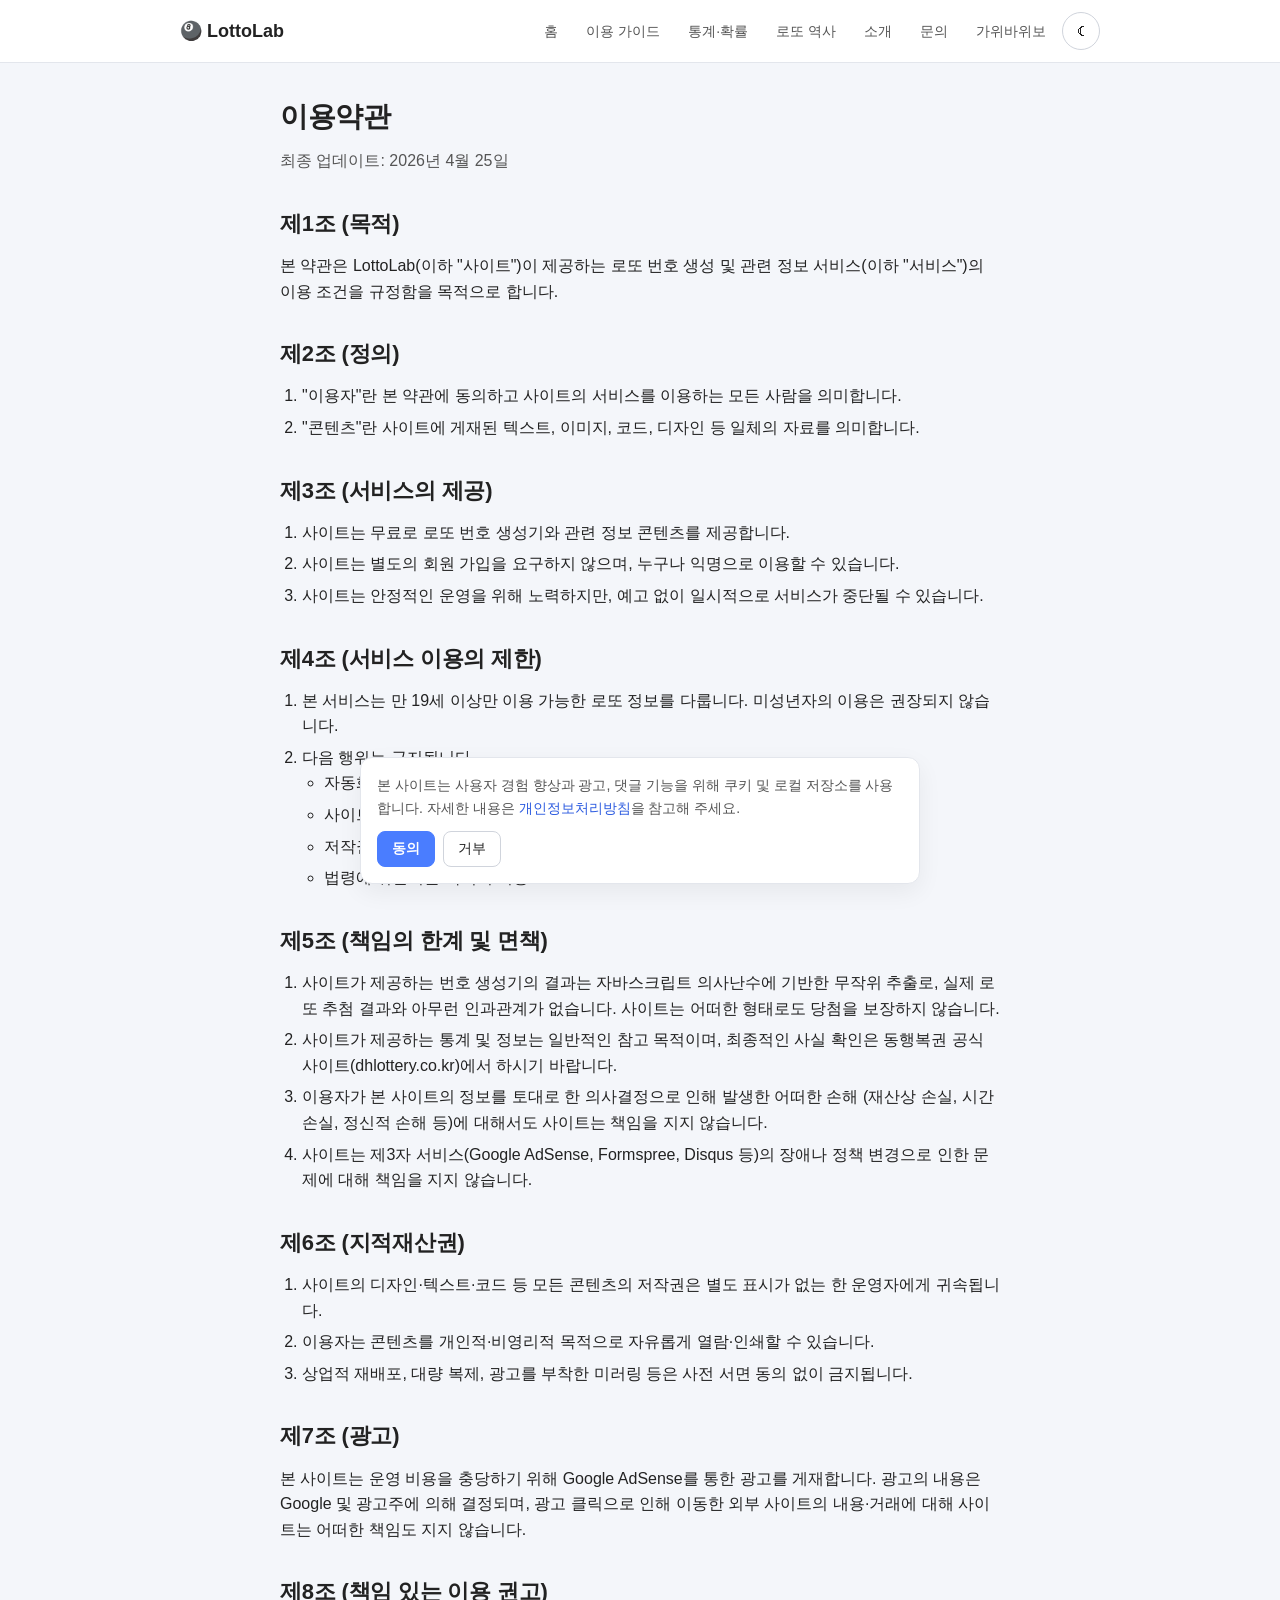
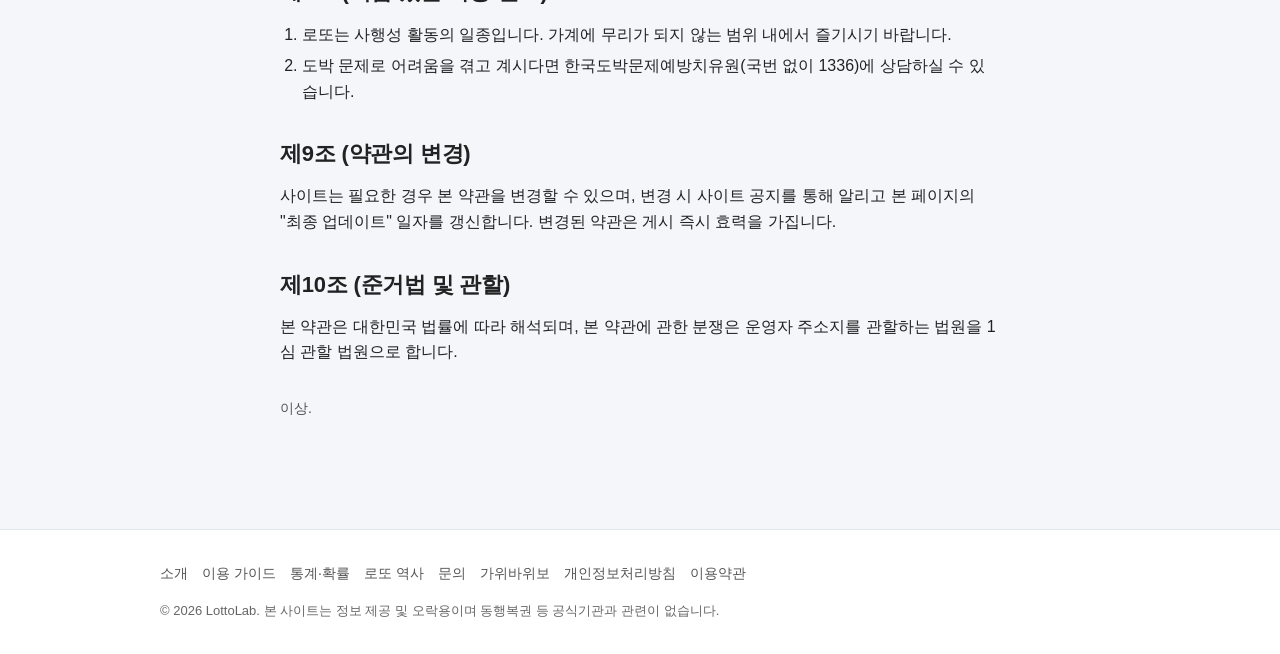
<file: terms.html>
<!DOCTYPE html>
<html lang="ko">
<head>
<!-- Google tag (gtag.js) -->
<script async src="https://www.googletagmanager.com/gtag/js?id=G-F10JFKS28L"></script>
<script>
  window.dataLayer = window.dataLayer || [];
  function gtag(){dataLayer.push(arguments);}
  gtag('js', new Date());

  gtag('config', 'G-F10JFKS28L');
</script>
<meta charset="UTF-8">
<meta name="viewport" content="width=device-width, initial-scale=1">
<title>이용약관 | LottoLab</title>
<meta name="description" content="LottoLab 사이트 이용약관. 서비스 제공 범위, 책임 한계, 면책 사항, 지적재산권 보호에 관한 조항을 안내합니다.">
<link rel="canonical" href="https://cosmoss77.github.io/claude-builder-test/terms.html">
<link rel="icon" type="image/svg+xml" href="favicon.svg">
<link rel="stylesheet" href="style.css">
<meta name="google-adsense-account" content="ca-pub-5837854875453456">
<script async src="https://pagead2.googlesyndication.com/pagead/js/adsbygoogle.js?client=ca-pub-5837854875453456" crossorigin="anonymous"></script>
</head>
<body>
<a href="#main" class="skip-link">본문 바로가기</a>

<header class="site-header">
  <div class="site-header-inner">
    <a href="index.html" class="brand">🎱 LottoLab</a>
    <button class="nav-toggle" onclick="toggleNav()" aria-label="메뉴 열기">☰</button>
    <nav class="site-nav" id="siteNav" aria-label="주요 메뉴">
      <a href="index.html">홈</a>
      <a href="guide.html">이용 가이드</a>
      <a href="statistics.html">통계·확률</a>
      <a href="history.html">로또 역사</a>
      <a href="about.html">소개</a>
      <a href="contact.html">문의</a>
      <a href="rps.html">가위바위보</a>
      <button class="theme-toggle" onclick="toggleTheme()" id="themeBtn" aria-label="테마 전환">☾</button>
    </nav>
  </div>
</header>

<main id="main">
  <h1 class="page-title">이용약관</h1>
  <p class="page-lead">최종 업데이트: 2026년 4월 25일</p>

  <article>
    <h2>제1조 (목적)</h2>
    <p>
      본 약관은 LottoLab(이하 "사이트")이 제공하는 로또 번호 생성 및 관련 정보 서비스(이하 "서비스")의
      이용 조건을 규정함을 목적으로 합니다.
    </p>

    <h2>제2조 (정의)</h2>
    <ol>
      <li>"이용자"란 본 약관에 동의하고 사이트의 서비스를 이용하는 모든 사람을 의미합니다.</li>
      <li>"콘텐츠"란 사이트에 게재된 텍스트, 이미지, 코드, 디자인 등 일체의 자료를 의미합니다.</li>
    </ol>

    <h2>제3조 (서비스의 제공)</h2>
    <ol>
      <li>사이트는 무료로 로또 번호 생성기와 관련 정보 콘텐츠를 제공합니다.</li>
      <li>사이트는 별도의 회원 가입을 요구하지 않으며, 누구나 익명으로 이용할 수 있습니다.</li>
      <li>사이트는 안정적인 운영을 위해 노력하지만, 예고 없이 일시적으로 서비스가 중단될 수 있습니다.</li>
    </ol>

    <h2>제4조 (서비스 이용의 제한)</h2>
    <ol>
      <li>본 서비스는 만 19세 이상만 이용 가능한 로또 정보를 다룹니다. 미성년자의 이용은 권장되지 않습니다.</li>
      <li>다음 행위는 금지됩니다.
        <ul>
          <li>자동화 도구를 이용한 과도한 트래픽 발생</li>
          <li>사이트 운영을 방해하는 일체의 행위</li>
          <li>저작권을 침해하는 복제·재배포</li>
          <li>법령에 위반되는 목적의 이용</li>
        </ul>
      </li>
    </ol>

    <h2>제5조 (책임의 한계 및 면책)</h2>
    <ol>
      <li>
        사이트가 제공하는 번호 생성기의 결과는 자바스크립트 의사난수에 기반한 무작위 추출로,
        실제 로또 추첨 결과와 아무런 인과관계가 없습니다.
        사이트는 어떠한 형태로도 당첨을 보장하지 않습니다.
      </li>
      <li>
        사이트가 제공하는 통계 및 정보는 일반적인 참고 목적이며,
        최종적인 사실 확인은 동행복권 공식 사이트(dhlottery.co.kr)에서 하시기 바랍니다.
      </li>
      <li>
        이용자가 본 사이트의 정보를 토대로 한 의사결정으로 인해 발생한 어떠한 손해
        (재산상 손실, 시간 손실, 정신적 손해 등)에 대해서도 사이트는 책임을 지지 않습니다.
      </li>
      <li>
        사이트는 제3자 서비스(Google AdSense, Formspree, Disqus 등)의 장애나 정책 변경으로 인한
        문제에 대해 책임을 지지 않습니다.
      </li>
    </ol>

    <h2>제6조 (지적재산권)</h2>
    <ol>
      <li>사이트의 디자인·텍스트·코드 등 모든 콘텐츠의 저작권은 별도 표시가 없는 한 운영자에게 귀속됩니다.</li>
      <li>이용자는 콘텐츠를 개인적·비영리적 목적으로 자유롭게 열람·인쇄할 수 있습니다.</li>
      <li>상업적 재배포, 대량 복제, 광고를 부착한 미러링 등은 사전 서면 동의 없이 금지됩니다.</li>
    </ol>

    <h2>제7조 (광고)</h2>
    <p>
      본 사이트는 운영 비용을 충당하기 위해 Google AdSense를 통한 광고를 게재합니다.
      광고의 내용은 Google 및 광고주에 의해 결정되며,
      광고 클릭으로 인해 이동한 외부 사이트의 내용·거래에 대해 사이트는 어떠한 책임도 지지 않습니다.
    </p>

    <h2>제8조 (책임 있는 이용 권고)</h2>
    <ol>
      <li>로또는 사행성 활동의 일종입니다. 가계에 무리가 되지 않는 범위 내에서 즐기시기 바랍니다.</li>
      <li>도박 문제로 어려움을 겪고 계시다면 한국도박문제예방치유원(국번 없이 1336)에 상담하실 수 있습니다.</li>
    </ol>

    <h2>제9조 (약관의 변경)</h2>
    <p>
      사이트는 필요한 경우 본 약관을 변경할 수 있으며,
      변경 시 사이트 공지를 통해 알리고 본 페이지의 "최종 업데이트" 일자를 갱신합니다.
      변경된 약관은 게시 즉시 효력을 가집니다.
    </p>

    <h2>제10조 (준거법 및 관할)</h2>
    <p>
      본 약관은 대한민국 법률에 따라 해석되며,
      본 약관에 관한 분쟁은 운영자 주소지를 관할하는 법원을 1심 관할 법원으로 합니다.
    </p>

    <p style="margin-top: 32px; color: var(--text-soft); font-size: 14px;">
      이상.
    </p>
  </article>
</main>

<footer class="site-footer">
  <div class="site-footer-inner">
    <div class="footer-links">
      <a href="about.html">소개</a>
      <a href="guide.html">이용 가이드</a>
      <a href="statistics.html">통계·확률</a>
      <a href="history.html">로또 역사</a>
      <a href="contact.html">문의</a>
      <a href="rps.html">가위바위보</a>
      <a href="privacy.html">개인정보처리방침</a>
      <a href="terms.html">이용약관</a>
    </div>
    <div class="footer-meta">
      © 2026 LottoLab. 본 사이트는 정보 제공 및 오락용이며 동행복권 등 공식기관과 관련이 없습니다.
    </div>
  </div>
</footer>

<div class="consent" id="consentBanner" role="dialog" aria-label="쿠키 동의">
  <p>본 사이트는 사용자 경험 향상과 광고, 댓글 기능을 위해 쿠키 및 로컬 저장소를 사용합니다.
    자세한 내용은 <a href="privacy.html">개인정보처리방침</a>을 참고해 주세요.</p>
  <div class="actions">
    <button class="primary" onclick="setConsent('accepted')">동의</button>
    <button onclick="setConsent('declined')">거부</button>
  </div>
</div>

<script src="site.js"></script>
</body>
</html>
</file>
<file: style.css>
:root {
  --bg: #f4f6fa;
  --text: #222;
  --text-soft: #555;
  --card-bg: #ffffff;
  --label: #666;
  --input-border: #d0d4dc;
  --input-bg: #ffffff;
  --shadow: rgba(0, 0, 0, 0.06);
  --primary: #4a7dff;
  --primary-hover: #3a66d6;
  --link: #2c5be0;
  --border: #e3e6ec;
  --success: #2ea44f;
  --error: #d73a49;
  --warning-bg: #fff8db;
  --warning-border: #f0c14b;
  --warning-text: #6a4a00;
}
[data-theme="dark"] {
  --bg: #14171d;
  --text: #e8eaed;
  --text-soft: #b8bcc6;
  --card-bg: #20242c;
  --label: #aab0bc;
  --input-border: #3a4150;
  --input-bg: #20242c;
  --shadow: rgba(0, 0, 0, 0.4);
  --primary: #6a96ff;
  --primary-hover: #5a8dff;
  --link: #80a8ff;
  --border: #2a2f38;
  --success: #3fb950;
  --error: #f85149;
  --warning-bg: #3a2f10;
  --warning-border: #8a6b1f;
  --warning-text: #f0d68c;
}

* { box-sizing: border-box; }

html { scroll-behavior: smooth; }

body {
  font-family: 'Apple SD Gothic Neo', -apple-system, BlinkMacSystemFont,
               'Segoe UI', 'Malgun Gothic', sans-serif;
  background: var(--bg);
  color: var(--text);
  margin: 0;
  line-height: 1.6;
  transition: background 0.2s, color 0.2s;
}

a { color: var(--link); text-decoration: none; }
a:hover { text-decoration: underline; }

.skip-link {
  position: absolute;
  left: -9999px;
  top: 8px;
  padding: 8px 12px;
  background: var(--primary);
  color: white;
  border-radius: 4px;
  z-index: 1000;
}
.skip-link:focus { left: 8px; }

/* ===== Site header / nav ===== */
.site-header {
  background: var(--card-bg);
  border-bottom: 1px solid var(--border);
  position: sticky;
  top: 0;
  z-index: 50;
}
.site-header-inner {
  max-width: 960px;
  margin: 0 auto;
  padding: 12px 20px;
  display: flex;
  align-items: center;
  justify-content: space-between;
  gap: 16px;
}
.brand {
  font-weight: 800;
  font-size: 18px;
  color: var(--text);
  text-decoration: none;
  white-space: nowrap;
}
.brand:hover { text-decoration: none; }
.nav-toggle {
  display: none;
  background: none;
  border: 1px solid var(--input-border);
  border-radius: 8px;
  padding: 6px 10px;
  font-size: 18px;
  cursor: pointer;
  color: var(--text);
}
.site-nav {
  display: flex;
  gap: 4px;
  align-items: center;
  flex-wrap: wrap;
}
.site-nav a {
  padding: 8px 12px;
  border-radius: 8px;
  color: var(--text-soft);
  font-size: 14px;
  font-weight: 500;
}
.site-nav a:hover { background: var(--bg); text-decoration: none; }
.site-nav a.active { color: var(--primary); background: var(--bg); }
.theme-toggle {
  background: none;
  border: 1px solid var(--input-border);
  border-radius: 50%;
  width: 38px;
  height: 38px;
  font-size: 16px;
  cursor: pointer;
  padding: 0;
  color: var(--text);
}
.theme-toggle:hover { background: var(--bg); }

@media (max-width: 720px) {
  .nav-toggle { display: inline-flex; }
  .site-nav {
    display: none;
    position: absolute;
    top: 100%;
    left: 0; right: 0;
    background: var(--card-bg);
    border-bottom: 1px solid var(--border);
    flex-direction: column;
    align-items: stretch;
    padding: 8px;
  }
  .site-nav.open { display: flex; }
  .site-nav a { padding: 12px; }
}

/* ===== Main / page layout ===== */
main {
  max-width: 760px;
  margin: 0 auto;
  padding: 32px 20px 64px;
}
.page-title {
  font-size: 28px;
  margin: 0 0 8px;
  letter-spacing: -0.01em;
}
.page-lead {
  color: var(--text-soft);
  margin: 0 0 32px;
  font-size: 16px;
}
article h2 {
  font-size: 22px;
  margin: 32px 0 12px;
  letter-spacing: -0.01em;
}
article h3 {
  font-size: 18px;
  margin: 24px 0 8px;
}
article p { margin: 0 0 14px; }
article ul, article ol { padding-left: 22px; margin: 0 0 14px; }
article li { margin-bottom: 6px; }
article table {
  width: 100%;
  border-collapse: collapse;
  margin: 16px 0;
  font-size: 14px;
}
article th, article td {
  padding: 10px 12px;
  border: 1px solid var(--border);
  text-align: left;
}
article th { background: var(--bg); font-weight: 600; }
article blockquote {
  border-left: 3px solid var(--primary);
  margin: 16px 0;
  padding: 8px 16px;
  color: var(--text-soft);
  background: var(--card-bg);
}
.notice {
  background: var(--warning-bg);
  border: 1px solid var(--warning-border);
  color: var(--warning-text);
  padding: 12px 16px;
  border-radius: 8px;
  margin: 16px 0;
  font-size: 14px;
}
.card {
  background: var(--card-bg);
  border: 1px solid var(--border);
  border-radius: 12px;
  padding: 20px;
  box-shadow: 0 2px 6px var(--shadow);
}
.card + .card { margin-top: 16px; }

/* ===== Lotto generator ===== */
.generator {
  background: var(--card-bg);
  border: 1px solid var(--border);
  border-radius: 12px;
  padding: 20px;
  box-shadow: 0 2px 6px var(--shadow);
  margin-bottom: 24px;
}
.controls {
  display: flex;
  gap: 8px;
  align-items: center;
  flex-wrap: wrap;
  margin-bottom: 16px;
}
.controls label { font-size: 14px; color: var(--label); }
input[type="number"], input[type="text"], input[type="email"], textarea {
  padding: 10px 12px;
  font-size: 15px;
  font-family: inherit;
  border: 1px solid var(--input-border);
  background: var(--input-bg);
  color: var(--text);
  border-radius: 8px;
  width: 100%;
}
input[type="number"] { width: 90px; text-align: center; }
input:focus, textarea:focus { outline: none; border-color: var(--primary); }
button.primary {
  padding: 10px 18px;
  font-size: 15px;
  background: var(--primary);
  color: white;
  border: none;
  border-radius: 8px;
  cursor: pointer;
  font-weight: 600;
}
button.primary:hover:not(:disabled) { background: var(--primary-hover); }
button.primary:disabled { opacity: 0.6; cursor: not-allowed; }

.game {
  display: flex;
  align-items: center;
  gap: 10px;
  padding: 12px 14px;
  border-top: 1px solid var(--border);
  flex-wrap: wrap;
}
.game:first-child { border-top: none; }
.game .label {
  font-weight: 700;
  color: var(--label);
  min-width: 56px;
  font-size: 14px;
}
.ball {
  width: 36px;
  height: 36px;
  border-radius: 50%;
  color: white;
  font-weight: 700;
  display: inline-flex;
  align-items: center;
  justify-content: center;
  font-size: 14px;
  flex-shrink: 0;
}
.b1 { background: #fbc400; }
.b2 { background: #69c8f2; }
.b3 { background: #ff7272; }
.b4 { background: #888; }
.b5 { background: #b0d840; }

/* ===== Forms ===== */
form .field { margin-bottom: 14px; }
form label.block {
  display: block;
  font-size: 14px;
  font-weight: 600;
  color: var(--label);
  margin-bottom: 6px;
}
form label .required { color: var(--error); margin-left: 4px; }
textarea { min-height: 120px; resize: vertical; }
.status {
  margin-top: 12px;
  padding: 10px 14px;
  border-radius: 8px;
  font-size: 14px;
  text-align: center;
  display: none;
}
.status.show { display: block; }
.status.success { background: var(--success); color: white; }
.status.error { background: var(--error); color: white; }

/* ===== Footer ===== */
.site-footer {
  background: var(--card-bg);
  border-top: 1px solid var(--border);
  padding: 32px 20px;
  margin-top: 32px;
  color: var(--text-soft);
  font-size: 14px;
}
.site-footer-inner {
  max-width: 960px;
  margin: 0 auto;
  display: grid;
  gap: 16px;
  grid-template-columns: 1fr;
}
.footer-links { display: flex; flex-wrap: wrap; gap: 14px; }
.footer-links a { color: var(--text-soft); }
.footer-meta { font-size: 13px; color: var(--label); }

/* ===== Cookie consent ===== */
.consent {
  position: fixed;
  bottom: 16px;
  left: 16px;
  right: 16px;
  max-width: 560px;
  margin: 0 auto;
  background: var(--card-bg);
  border: 1px solid var(--border);
  border-radius: 12px;
  padding: 16px;
  box-shadow: 0 8px 24px var(--shadow);
  font-size: 14px;
  z-index: 100;
  display: none;
}
.consent.show { display: block; }
.consent p { margin: 0 0 12px; color: var(--text-soft); }
.consent .actions { display: flex; gap: 8px; flex-wrap: wrap; }
.consent button {
  padding: 8px 14px;
  border-radius: 8px;
  border: 1px solid var(--input-border);
  background: var(--card-bg);
  color: var(--text);
  cursor: pointer;
  font-size: 14px;
}
.consent button.primary {
  background: var(--primary);
  border-color: var(--primary);
  color: white;
}

/* ===== Comments ===== */
.comments {
  margin-top: 32px;
  padding: 20px;
  background: var(--card-bg);
  border: 1px solid var(--border);
  border-radius: 12px;
}
.comments h2 { margin: 0 0 16px; font-size: 18px; }
</file>
